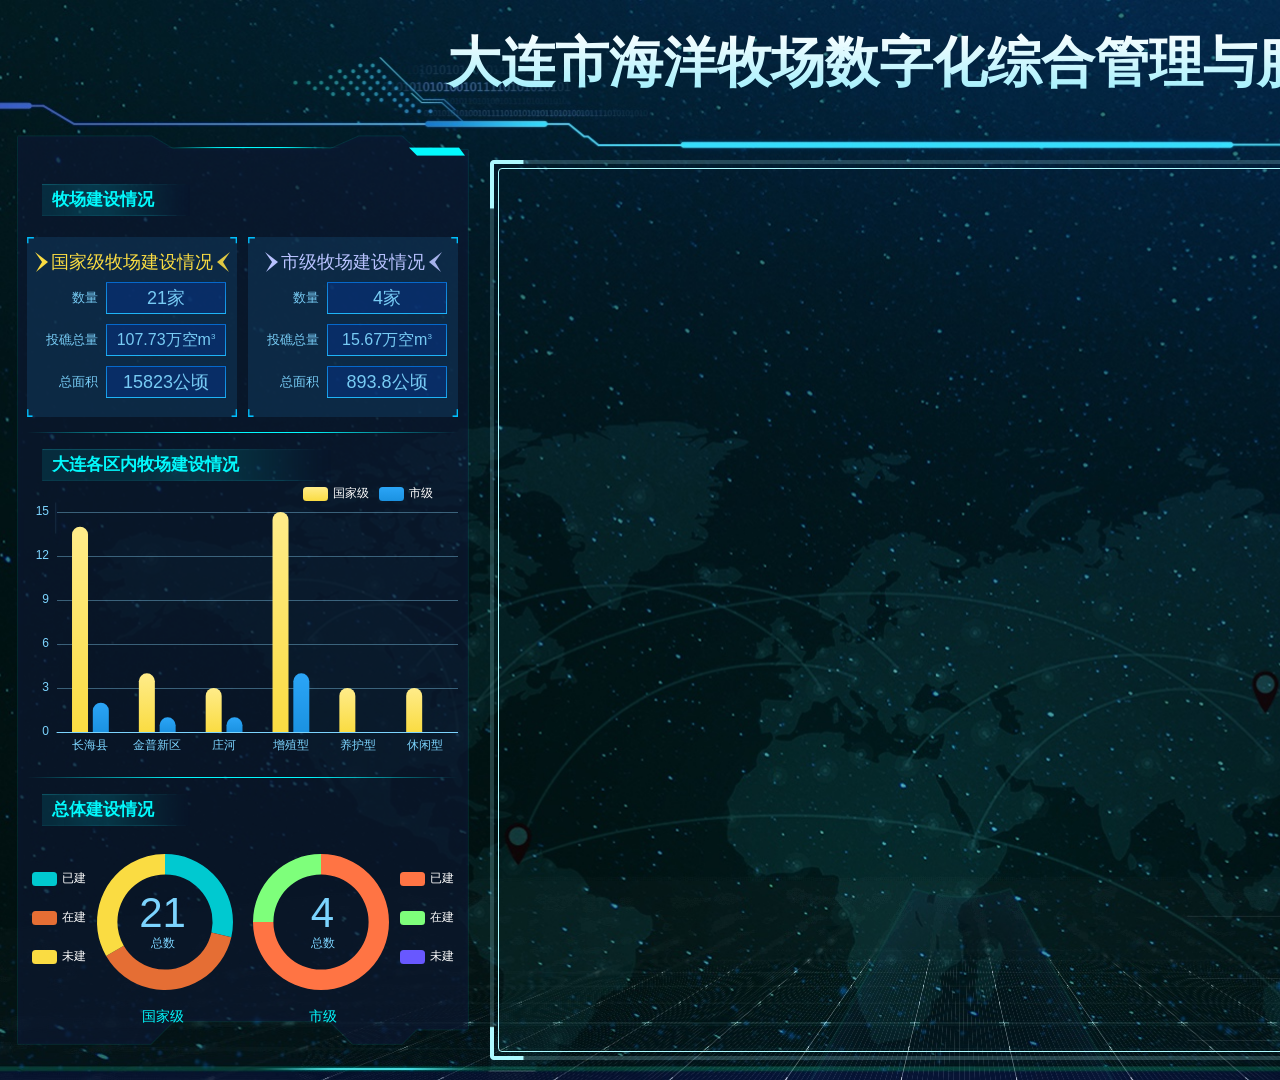
<file: index.html>
<!doctype html>
<html>
<head>
    <meta charset="utf-8">
    <title>海洋牧场</title>

    <script type="text/javascript">


    </script>

</head>

<body>
<iframe src="main.html" border="0" frameborder="0" style="width: 1920px; height: 1080px; position: absolute; top: 0; left: 0; right: 0; bottom: 0;"></iframe>

</body>
</html>
</file>
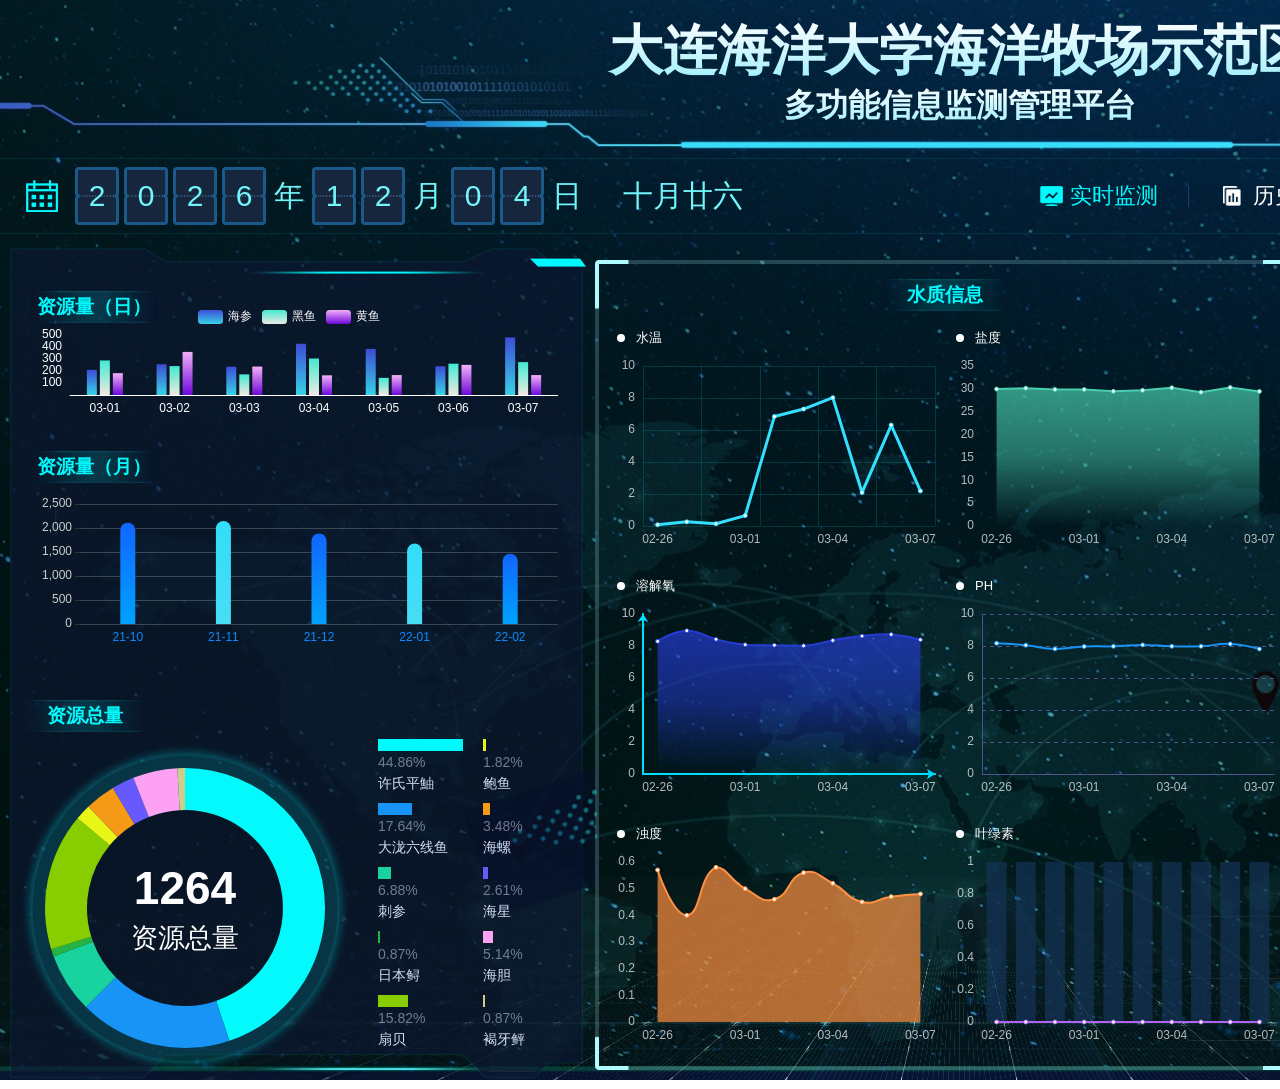
<file: history.html>
<!doctype html>
<html>
<head>


    <meta charset="utf-8">
    <meta name="viewport" content="">
    <meta name="description" content="">


    <title>海洋牧场</title>


    <link href="style/dashboard.css" rel="stylesheet" type="text/css">
    <script type="text/javascript" src="js/screenfull.min.js"></script>
    <script type="text/javascript" src="js/jquery.1.8.2.min.js"></script>
    <script type="text/javascript" src="js/echarts.min.js"></script>
    <script type="text/javascript" src="js/jquery.waypoints.min.js"></script>
    <script type="text/javascript" src="js/jquery.counterup.min.js"></script>
    <script type="text/javascript" src="js/lunar.js"></script>
    <script type="text/javascript" src="js/common.js"></script>

    <script type="text/javascript">
        var BASE_URL = "/";

    </script>
    <link href="style/history.css" rel="stylesheet" type="text/css">

    <style type="text/css">.data .left .power-charts .percent .item {
        height: 44px;
    }

    .data .left .power-charts .percent .item .name {
        line-height: 20px;
    }

    .data .left .power-charts .percent .item .txt {
        line-height: 22px;
    }

    </style>


    <script type="text/javascript">

        /*
        var water = [];
        water[0] = {'temp': 13.082, 'salt':30.747, 'chlor':1.004, 'turb':0.465, 'oxy':6.81, 'ph': 7.94, 'hydrologySpeed':35.33, 'hydrologyDirection':181.82};
        water[1] = {'temp': 12.667, 'salt':30.802, 'chlor':0.966, 'turb':0.465, 'oxy':6.57, 'ph': 7.88, 'hydrologySpeed':32.48, 'hydrologyDirection':224.57};
        water[2] = {'temp': 15.039, 'salt':30.494, 'chlor':0.973, 'turb':0.169, 'oxy':6.56, 'ph': 7.97, 'hydrologySpeed':37.36, 'hydrologyDirection':19.72};
        water[3] = {'temp': 14.669, 'salt':30.557, 'chlor':0.973, 'turb':0.183, 'oxy':6.65, 'ph': 7.96, 'hydrologySpeed':32.91, 'hydrologyDirection':19.9};
        water[4] = {'temp': 14.518, 'salt':29.984, 'chlor':1.02, 'turb':0.197, 'oxy':6.72, 'ph': 8.17, 'hydrologySpeed':33.98, 'hydrologyDirection':297.18};
        water[5] = {'temp': 14.504, 'salt':30.066, 'chlor':0.973, 'turb':0.226, 'oxy':6.89, 'ph': 7.97, 'hydrologySpeed':35.73, 'hydrologyDirection':283.17};
        water[6] = {'temp': 14.346, 'salt':29.978, 'chlor':0.919, 'turb':0.197, 'oxy':6.87, 'ph': 8.16, 'hydrologySpeed':32.49, 'hydrologyDirection':70.44};
        water[7] = {'temp': 14.31, 'salt':30.065, 'chlor':1.081, 'turb':0.31, 'oxy':6.6, 'ph': 7.94, 'hydrologySpeed':38.37, 'hydrologyDirection':121.55};
        water[8] = {'temp': 14.419, 'salt':30.089, 'chlor':1.081, 'turb':0.24, 'oxy':6.7, 'ph': 7.91, 'hydrologySpeed':37.19, 'hydrologyDirection':84.16};
        water[9] = {'temp': 14.391, 'salt':30.071, 'chlor':1.066, 'turb':0.282, 'oxy':6.62, 'ph': 8.16, 'hydrologySpeed':32.59, 'hydrologyDirection':30.83};
        water[10] = {'temp': 14.346, 'salt':30.496, 'chlor':1.058, 'turb':0.155, 'oxy':6.59, 'ph': 8.04, 'hydrologySpeed':35.28, 'hydrologyDirection':207.9};
        water[11] = {'temp': 14.415, 'salt':30.203, 'chlor':1.197, 'turb':0.169, 'oxy':6.76, 'ph': 7.94, 'hydrologySpeed':37, 'hydrologyDirection':359.2};
        water[12] = {'temp': 12.725, 'salt':30.634, 'chlor':0.757, 'turb':0.169, 'oxy':6.65, 'ph': 8.01, 'hydrologySpeed':33.23, 'hydrologyDirection':355.07};
        water[13] = {'temp': 13.296, 'salt':30.521, 'chlor':1.128, 'turb':0.437, 'oxy':6.78, 'ph': 7.87, 'hydrologySpeed':37.59, 'hydrologyDirection':252.55};
        water[14] = {'temp': 12.278, 'salt':30.745, 'chlor':1.877, 'turb':0.381, 'oxy':6.94, 'ph': 8.15, 'hydrologySpeed':38.88, 'hydrologyDirection':348.43};
        water[15] = {'temp': 14.816, 'salt':30.397, 'chlor':1.128, 'turb':0.353, 'oxy':6.72, 'ph': 8.17, 'hydrologySpeed':32.39, 'hydrologyDirection':255.25};
        water[16] = {'temp': 15.482, 'salt':30.267, 'chlor':1.159, 'turb':0.211, 'oxy':6.95, 'ph': 8.11, 'hydrologySpeed':35.01, 'hydrologyDirection':290.13};
        water[17] = {'temp': 14.411, 'salt':29.903, 'chlor':1.638, 'turb':0.296, 'oxy':6.61, 'ph': 8.12, 'hydrologySpeed':35.76, 'hydrologyDirection':113.34};
        water[18] = {'temp': 14.153, 'salt':29.725, 'chlor':1.831, 'turb':0.296, 'oxy':6.59, 'ph': 8.11, 'hydrologySpeed':32.12, 'hydrologyDirection':264.07};
        water[19] = {'temp': 14.437, 'salt':29.876, 'chlor':1.754, 'turb':0.282, 'oxy':6.68, 'ph': 8.04, 'hydrologySpeed':34.75, 'hydrologyDirection':71.77};
        water[20] = {'temp': 14.26, 'salt':29.826, 'chlor':1.661, 'turb':0.268, 'oxy':6.87, 'ph': 7.89, 'hydrologySpeed':35.31, 'hydrologyDirection':48.63};
        water[21] = {'temp': 14.631, 'salt':30.219, 'chlor':1.46, 'turb':0.226, 'oxy':6.67, 'ph': 8.08, 'hydrologySpeed':37.21, 'hydrologyDirection':138.43};
        water[22] = {'temp': 14.378, 'salt':30.257, 'chlor':1.545, 'turb':0.211, 'oxy':6.68, 'ph': 7.88, 'hydrologySpeed':38.83, 'hydrologyDirection':96.53};
        water[23] = {'temp': 14.142, 'salt':30.45, 'chlor':1.491, 'turb':0.31, 'oxy':6.91, 'ph': 8.03, 'hydrologySpeed':36.56, 'hydrologyDirection':325.84};


        for (var i = 0; i < water.length; i++) {
            water[i].temp += 7;
        }
        */

        var data = {

            hours: [],
            dates: [],
            months: [],

            power: [{"name": "许氏平鮋", "value": "567"}, {"name": "大泷六线鱼", "value": "223"}, {
                "name": "刺参",
                "value": "87"
            }, {"name": "日本鲟", "value": "11"}, {"name": "扇贝", "value": "200"}, {
                "name": "鲍鱼",
                "value": "23"
            }, {"name": "海螺", "value": "44"}, {"name": "海星", "value": "33"}, {
                "name": "海胆",
                "value": "65"
            }, {"name": "褐牙鲆", "value": "11"}],
            powerColor: ['#03FAFC', '#1794F5', '#19D39E', '#25B346', '#87CD00', '#E8F517', '#F59A17', '#6859FF', '#fda2f2', '#cdce8d'],
            powerTotal: 1264,
            powerG: [
                ['product', '海参', '黑鱼', '黄鱼']

            ],
            powerCColors: [
                new echarts.graphic.LinearGradient(
                    0, 0, 0, 1,
                    [
                        {offset: 0, color: '#1166FF'},
                        {offset: 1, color: '#00A2FF'}
                    ]
                ),
                new echarts.graphic.LinearGradient(
                    0, 0, 0, 1,
                    [
                        {offset: 0, color: '#33DDF8'},
                        {offset: 1, color: '#47DDF5'}
                    ]
                )
            ],
            powerC: [],

            weatherWData: [],

            waterWData: [],

            weatherTData: [],

            waterTempData: [],
            waterSaltData: [],
            waterOxyData: [],
            waterPhData: [],
            waterTurbData: [],
            waterChlorData: []

        };


        var arrowSize = 18;

        var weatherWChart;
        var weatherTChart;
        var waterWChart;

        function renderArrow(param, api) {
            var point = api.coord([
                api.value(0),
                api.value(1)
            ]);

            return {
                type: 'path',
                shape: {
                    pathData: 'M31 16l-15-15v9h-26v12h26v9z',
                    x: -arrowSize / 2,
                    y: -arrowSize / 2,
                    width: arrowSize,
                    height: arrowSize
                },
                rotation: api.value(2),
                position: point,
                style: api.style({
                    stroke: '#FDEB54',
                    lineWidth: 1
                })
            };
        }


        function getQueryVariable (variable) {
            var query = window.location.search.substring(1);
            var vars = query.split("&");
            for (var i = 0; i < vars.length; i++) {
                var pair = vars[i].split("=");
                if (pair[0] === variable) {
                    return decodeURIComponent(pair[1]);
                }
            }
            return null;
        }
        $(function () {

            var name = getQueryVariable("name");
            if(name == null) {
                name = "大连海洋大学海洋牧场示范区";
            }
            $("#pageName").html(name);
            $("#realtime").attr("href", "realtime.html?name="+name);
            $("#history").attr("href", "history.html?name="+name);
            $("#resource").attr("href", "resource.html?name="+name);
            //data.hours = getHours();

            //data.dates = getLastDates(10);
            // data.months = getLastMonth(10);


            /*
                $.ajax({
                    url:"https://tax.ykwtech.com/v3/weather/hourly_history.json?key=SPpEqrd4lW8RNExK8&location=dalian&language=zh-Hans&unit=c",
                    type:'GET',
                    dataType:"json",
                    data:{},
                    success:function (res) {
                        var his = res.results[0].hourly_history;

                        var hours = [];

                        var hour = new Date().getHours();

                        his.forEach(function (i, idx) {

                            var h = hour - idx - 1;


                            if (h < 0) {
                                h += 24;
                            }

                            h = (h < 10 ? "0" + h : h) + ":00";

                            hours.push(h);


                            var temp = i.temperature;
                            var humi = i.humidity;
                            data.weatherTData.push([
                                h, temp, humi
                            ]);


                            var ws = i.wind_speed;
                            var wd = i.wind_direction_degree;
                            data.weatherWData.push([
                                h, ws, wd
                            ]);


                        });


                        data.weatherTData.reverse();
                        data.weatherWData.reverse();

                        hours.reverse();




                        hours.forEach(function (i) {

                            var idx = parseInt(i.split(":")[0], 10);


                            var s = water[idx].hydrologySpeed;
                            var d = water[idx].hydrologyDirection;
                            data.waterWData.push([
                                i, s, d
                            ]);
                        });



                        var weatherWOptions = {
                            grid: {
                                top: 20,
                                left: 30,
                                right: 10,
                                bottom: 30
                            },
                            xAxis: {
                                type: 'category',
                                data: hours,
                                splitLine: {
                                    show:true,
                                    lineStyle: {
                                        color: '#0DFFFE',
                                        opacity: 0.15
                                    }
                                },
                                axisLine: {
                                    show: false
                                },
                                axisTick: {
                                    show: false
                                },
                                axisLabel: {
                                        color: 'rgba(255,255,255,0.7)'
                                }
                            },
                            yAxis: {
                                nameLocation: 'middle',
                                axisLine: {
                                    show:false
                                },
                                splitLine: {
                                    show:true,
                                    lineStyle: {
                                        color: '#0DFFFE',
                                        opacity: 0.15
                                    }
                                },
                                axisTick: {
                                    show: false
                                },
                                axisLabel: {
                                        color: 'rgba(255,255,255,0.7)'
                                }
                            },
                            series: [{
                                type: 'line',
                                showSymbol: false,
                                hoverAnimation: false,
                                symbolSize: 10,
                                smooth: true,
                                areaStyle: {
                                    color: {
                                        type: 'linear',
                                        x: 0,
                                        y: 0,
                                        x2: 0,
                                        y2: 1,
                                        colorStops: [{
                                            offset: 0, color: 'rgba(160, 255, 254, 1)'
                                        }, {
                                            offset: 0.5, color: 'rgba(160, 255, 254, 0.7)'
                                        }, {
                                            offset: 1, color: 'rgba(160, 255, 254, 0)'
                                        }]
                                    }
                                },
                                lineStyle: {
                                    normal: {
                                        color: '#2CE279'
                                    }
                                },
                                itemStyle: {
                                    normal: {
                                        color: 'rgba(88,160,253,1)'
                                    }
                                },
                                encode: {
                                    x: 0,
                                    y: 1
                                },
                                data: data.weatherWData,
                                z: 2
                            }, {
                                type: 'custom',
                                renderItem: renderArrow,
                                encode: {
                                    x: 0,
                                    y: 1
                                },
                                data: data.weatherWData,
                                z: 10
                            }]
                        };

                        weatherWChart.setOption(weatherWOptions);



                        var weatherTOptions = {
                            grid: {
                                top: 40,
                                left: 30,
                                right: 30,
                                bottom: 30
                            },
                            legend: {
                                textStyle: {

                                    color: '#FFFFFF'
                                },
                                data:['温度', '湿度']
                            },
                            xAxis: [
                                {
                                    type: 'category',
                                    boundaryGap: true,
                                    splitLine: {
                                        show:true,
                                        lineStyle: {
                                            color: '#0DFFFE',
                                            opacity: 0.15
                                        }
                                    },
                                    axisLine: {
                                        onZero: false,
                                        show: false
                                    },
                                    axisTick: {
                                        show: false
                                    },
                                    axisLabel: {
                                        color: 'rgba(255,255,255,0.7)'
                                    },
                                    data: hours
                                }
                            ],
                            yAxis: [
                                {
                                    type: 'value',
                                    axisLine: {
                                        show:false
                                    },
                                    splitLine: {
                                        show:true,
                                        lineStyle: {
                                            color: '#0DFFFE',
                                            opacity: 0.15
                                        }
                                    },
                                    axisTick: {
                                        show: false
                                    },
                                    axisLabel: {
                                        color: 'rgba(255,255,255,0.7)'
                                    }
                                },
                                {
                                    type: 'value',
                                    axisLine: {
                                        show:false
                                    },
                                    splitLine: {
                                        show:true,
                                        lineStyle: {
                                            color: '#0DFFFE',
                                            opacity: 0.15
                                        }
                                    },
                                    axisTick: {
                                        show: false
                                    },
                                    axisLabel: {
                                        color: 'rgba(255,255,255,0.7)'
                                    }
                                }
                            ],
                            series: [
                                {
                                    name: '温度',
                                    type: 'line',
                                    smooth: true,
                                    areaStyle: {
                                        color: {
                                            type: 'linear',
                                            x: 0,
                                            y: 0,
                                            x2: 0,
                                            y2: 1,
                                            colorStops: [{
                                                offset: 0, color: 'rgba(183,214,37, 1)'
                                            }, {
                                                offset: 0.5, color: 'rgba(183,214,37, 0.7)'
                                            }, {
                                                offset: 1, color: 'rgba(183,214,37, 0)'
                                            }]
                                        },
                                        origin: 'start'
                                    },
                                    lineStyle: {
                                        normal: {
                                            width: 3,
                                            color: '#FDEB54'
                                        }
                                    },
                                    itemStyle: {
                                        normal: {
                                            color: '#FDEB54'
                                        }
                                    },
                                    encode: {
                                        x: 0,
                                        y: 1
                                    },
                                    data: data.weatherTData
                                },
                                {
                                    name: '湿度',
                                    type: 'bar',
                                    yAxisIndex: 1,
                                    barWidth: 10,
                                    itemStyle: {
                                        color: '#4DFFAD'
                                    },
                                    encode: {
                                        x: 0,
                                        y: 2
                                    },
                                    data: data.weatherTData
                                }
                            ]
                        };


                        weatherTChart.setOption(weatherTOptions);



                        var waterWOptions = {
                            grid: {
                                top: 20,
                                left: 30,
                                right: 10,
                                bottom: 30
                            },
                            xAxis: {
                                type: 'category',
                                data: hours,
                                splitLine: {
                                    show:true,
                                    lineStyle: {
                                        color: '#0DFFFE',
                                        opacity: 0.15
                                    }
                                },
                                axisLine: {
                                    show: false
                                },
                                axisTick: {
                                    show: false
                                },
                                axisLabel: {
                                        color: 'rgba(255,255,255,0.7)'
                                }
                            },
                            yAxis: {
                                nameLocation: 'middle',
                                axisLine: {
                                    show:false
                                },
                                splitLine: {
                                    show:true,
                                    lineStyle: {
                                        color: '#0DFFFE',
                                        opacity: 0.15
                                    }
                                },
                                axisTick: {
                                    show: false
                                },
                                axisLabel: {
                                        color: 'rgba(255,255,255,0.7)'
                                }
                            },
                            series: [{
                                type: 'line',
                                showSymbol: false,
                                hoverAnimation: false,
                                symbolSize: 10,
                                smooth: true,
                                areaStyle: {
                                    color: {
                                        type: 'linear',
                                        x: 0,
                                        y: 0,
                                        x2: 0,
                                        y2: 1,
                                        colorStops: [{
                                            offset: 0, color: 'rgba(50, 183, 233, 1)'
                                        }, {
                                            offset: 0.5, color: 'rgba(50, 183, 233, 0.7)'
                                        }, {
                                            offset: 1, color: 'rgba(50, 183, 233, 0)'
                                        }],
                                        origin: 'start'
                                    }
                                },
                                lineStyle: {
                                    normal: {
                                        color: '#32B7E9'
                                    }
                                },
                                itemStyle: {
                                    normal: {
                                        color: '#32B7E9'
                                    }
                                },
                                encode: {
                                    x: 0,
                                    y: 1
                                },
                                data: data.waterWData,
                                z: 2
                            }, {
                                type: 'custom',
                                renderItem: renderArrow,
                                encode: {
                                    x: 0,
                                    y: 1
                                },
                                data: data.waterWData,
                                z: 10
                            }]
                        };

                        waterWChart.setOption(waterWOptions);


                    },
                    error:function () {

                    }
                });
            */


            weatherWChart = echarts.init(document.getElementById('weather_w'));


            waterWChart = echarts.init(document.getElementById('water_w'));


            weatherTChart = echarts.init(document.getElementById('weather_t'));


            var airHours = [];
            var h;

            h = 0;
            h = (h < 10 ? "0" + h : h) + ":00";
            data.weatherTData.push([
                h, 2, 69
            ]);
            data.weatherWData.push([
                h, 56.38, 309.45
            ]);
            airHours.push(h);

            h = 1;
            h = (h < 10 ? "0" + h : h) + ":00";
            data.weatherTData.push([
                h, 2, 69
            ]);
            data.weatherWData.push([
                h, 57.28, 346.32
            ]);
            airHours.push(h);

            h = 2;
            h = (h < 10 ? "0" + h : h) + ":00";
            data.weatherTData.push([
                h, 2, 70
            ]);
            data.weatherWData.push([
                h, 79.15, 303.8
            ]);
            airHours.push(h);

            h = 3;
            h = (h < 10 ? "0" + h : h) + ":00";
            data.weatherTData.push([
                h, 3, 72
            ]);
            data.weatherWData.push([
                h, 55.42, 57.86
            ]);
            airHours.push(h);

            h = 4;
            h = (h < 10 ? "0" + h : h) + ":00";
            data.weatherTData.push([
                h, 3, 74
            ]);
            data.weatherWData.push([
                h, 95.77, 223.23
            ]);
            airHours.push(h);

            h = 5;
            h = (h < 10 ? "0" + h : h) + ":00";
            data.weatherTData.push([
                h, 3, 76
            ]);
            data.weatherWData.push([
                h, 39.3, 158.52
            ]);
            airHours.push(h);

            h = 6;
            h = (h < 10 ? "0" + h : h) + ":00";
            data.weatherTData.push([
                h, 4, 75
            ]);
            data.weatherWData.push([
                h, 102.96, 110.58
            ]);
            airHours.push(h);

            h = 7;
            h = (h < 10 ? "0" + h : h) + ":00";
            data.weatherTData.push([
                h, 5, 74
            ]);
            data.weatherWData.push([
                h, 32.43, 279.94
            ]);
            airHours.push(h);

            h = 8;
            h = (h < 10 ? "0" + h : h) + ":00";
            data.weatherTData.push([
                h, 5, 74
            ]);
            data.weatherWData.push([
                h, 90.08, 228.58
            ]);
            airHours.push(h);

            h = 9;
            h = (h < 10 ? "0" + h : h) + ":00";
            data.weatherTData.push([
                h, 7, 69
            ]);
            data.weatherWData.push([
                h, 54.25, 178.78
            ]);
            airHours.push(h);

            h = 10;
            h = (h < 10 ? "0" + h : h) + ":00";
            data.weatherTData.push([
                h, 8, 64
            ]);
            data.weatherWData.push([
                h, 55.44, 78.78
            ]);
            airHours.push(h);

            h = 11;
            h = (h < 10 ? "0" + h : h) + ":00";
            data.weatherTData.push([
                h, 9, 58
            ]);
            data.weatherWData.push([
                h, 44.58, 225.72
            ]);
            airHours.push(h);

            h = 12;
            h = (h < 10 ? "0" + h : h) + ":00";
            data.weatherTData.push([
                h, 9, 57
            ]);
            data.weatherWData.push([
                h, 66.48, 167.83
            ]);
            airHours.push(h);

            h = 13;
            h = (h < 10 ? "0" + h : h) + ":00";
            data.weatherTData.push([
                h, 9, 55
            ]);
            data.weatherWData.push([
                h, 40.44, 165.71
            ]);
            airHours.push(h);

            h = 14;
            h = (h < 10 ? "0" + h : h) + ":00";
            data.weatherTData.push([
                h, 9, 53
            ]);
            data.weatherWData.push([
                h, 53.55, 220.44
            ]);
            airHours.push(h);

            h = 15;
            h = (h < 10 ? "0" + h : h) + ":00";
            data.weatherTData.push([
                h, 8, 53
            ]);
            data.weatherWData.push([
                h, 95.68, 307.28
            ]);
            airHours.push(h);

            h = 16;
            h = (h < 10 ? "0" + h : h) + ":00";
            data.weatherTData.push([
                h, 8, 52
            ]);
            data.weatherWData.push([
                h, 41.01, 98.8
            ]);
            airHours.push(h);

            h = 17;
            h = (h < 10 ? "0" + h : h) + ":00";
            data.weatherTData.push([
                h, 7, 52
            ]);
            data.weatherWData.push([
                h, 44.33, 207.18
            ]);
            airHours.push(h);

            h = 18;
            h = (h < 10 ? "0" + h : h) + ":00";
            data.weatherTData.push([
                h, 6, 49
            ]);
            data.weatherWData.push([
                h, 80.97, 98.41
            ]);
            airHours.push(h);

            h = 19;
            h = (h < 10 ? "0" + h : h) + ":00";
            data.weatherTData.push([
                h, 5, 46
            ]);
            data.weatherWData.push([
                h, 99.86, 78.92
            ]);
            airHours.push(h);

            h = 20;
            h = (h < 10 ? "0" + h : h) + ":00";
            data.weatherTData.push([
                h, 4, 43
            ]);
            data.weatherWData.push([
                h, 113.92, 334.52
            ]);
            airHours.push(h);

            h = 21;
            h = (h < 10 ? "0" + h : h) + ":00";
            data.weatherTData.push([
                h, 4, 48
            ]);
            data.weatherWData.push([
                h, 38.12, 208.74
            ]);
            airHours.push(h);

            h = 22;
            h = (h < 10 ? "0" + h : h) + ":00";
            data.weatherTData.push([
                h, 3, 53
            ]);
            data.weatherWData.push([
                h, 113.01, 119.95
            ]);
            airHours.push(h);

            h = 23;
            h = (h < 10 ? "0" + h : h) + ":00";
            data.weatherTData.push([
                h, 3, 58
            ]);
            data.weatherWData.push([
                h, 52.58, 40.76
            ]);
            airHours.push(h);


            var currentsHours = [];

            h = 0;
            h = (h < 10 ? "0" + h : h) + ":00";
            data.waterWData.push([
                h, 86.19, 230.67
            ]);
            currentsHours.push(h);

            h = 1;
            h = (h < 10 ? "0" + h : h) + ":00";
            data.waterWData.push([
                h, 36.91, 345.68
            ]);
            currentsHours.push(h);

            h = 2;
            h = (h < 10 ? "0" + h : h) + ":00";
            data.waterWData.push([
                h, 85.31, 118.75
            ]);
            currentsHours.push(h);

            h = 3;
            h = (h < 10 ? "0" + h : h) + ":00";
            data.waterWData.push([
                h, 49.95, 286.67
            ]);
            currentsHours.push(h);

            h = 4;
            h = (h < 10 ? "0" + h : h) + ":00";
            data.waterWData.push([
                h, 84.83, 69.06
            ]);
            currentsHours.push(h);

            h = 5;
            h = (h < 10 ? "0" + h : h) + ":00";
            data.waterWData.push([
                h, 57.09, 7.36
            ]);
            currentsHours.push(h);

            h = 6;
            h = (h < 10 ? "0" + h : h) + ":00";
            data.waterWData.push([
                h, 94.94, 306.41
            ]);
            currentsHours.push(h);

            h = 7;
            h = (h < 10 ? "0" + h : h) + ":00";
            data.waterWData.push([
                h, 62.44, 331.36
            ]);
            currentsHours.push(h);

            h = 8;
            h = (h < 10 ? "0" + h : h) + ":00";
            data.waterWData.push([
                h, 60.89, 286.37
            ]);
            currentsHours.push(h);

            h = 9;
            h = (h < 10 ? "0" + h : h) + ":00";
            data.waterWData.push([
                h, 30.09, 288.57
            ]);
            currentsHours.push(h);

            h = 10;
            h = (h < 10 ? "0" + h : h) + ":00";
            data.waterWData.push([
                h, 36.75, 133.57
            ]);
            currentsHours.push(h);

            h = 11;
            h = (h < 10 ? "0" + h : h) + ":00";
            data.waterWData.push([
                h, 73.11, 299.26
            ]);
            currentsHours.push(h);

            h = 12;
            h = (h < 10 ? "0" + h : h) + ":00";
            data.waterWData.push([
                h, 107.1, 33.69
            ]);
            currentsHours.push(h);

            h = 13;
            h = (h < 10 ? "0" + h : h) + ":00";
            data.waterWData.push([
                h, 106.33, 49.38
            ]);
            currentsHours.push(h);

            h = 14;
            h = (h < 10 ? "0" + h : h) + ":00";
            data.waterWData.push([
                h, 106.21, 114.42
            ]);
            currentsHours.push(h);

            h = 15;
            h = (h < 10 ? "0" + h : h) + ":00";
            data.waterWData.push([
                h, 99.88, 162.52
            ]);
            currentsHours.push(h);

            h = 16;
            h = (h < 10 ? "0" + h : h) + ":00";
            data.waterWData.push([
                h, 68.62, 52.27
            ]);
            currentsHours.push(h);

            h = 17;
            h = (h < 10 ? "0" + h : h) + ":00";
            data.waterWData.push([
                h, 95.64, 40.59
            ]);
            currentsHours.push(h);

            h = 18;
            h = (h < 10 ? "0" + h : h) + ":00";
            data.waterWData.push([
                h, 68.16, 188.36
            ]);
            currentsHours.push(h);

            h = 19;
            h = (h < 10 ? "0" + h : h) + ":00";
            data.waterWData.push([
                h, 70.1, 1.66
            ]);
            currentsHours.push(h);

            h = 20;
            h = (h < 10 ? "0" + h : h) + ":00";
            data.waterWData.push([
                h, 117.37, 71.47
            ]);
            currentsHours.push(h);

            h = 21;
            h = (h < 10 ? "0" + h : h) + ":00";
            data.waterWData.push([
                h, 114.46, 79.05
            ]);
            currentsHours.push(h);

            h = 22;
            h = (h < 10 ? "0" + h : h) + ":00";
            data.waterWData.push([
                h, 30.2, 50.05
            ]);
            currentsHours.push(h);

            h = 23;
            h = (h < 10 ? "0" + h : h) + ":00";
            data.waterWData.push([
                h, 109.67, 162.31
            ]);
            currentsHours.push(h);


            var weatherWOptions = {
                grid: {
                    top: 20,
                    left: 30,
                    right: 10,
                    bottom: 30
                },
                xAxis: {
                    type: 'category',
                    data: airHours,
                    splitLine: {
                        show: true,
                        lineStyle: {
                            color: '#0DFFFE',
                            opacity: 0.15
                        }
                    },
                    axisLine: {
                        show: false
                    },
                    axisTick: {
                        show: false
                    },
                    axisLabel: {
                        color: 'rgba(255,255,255,0.7)'
                    }
                },
                yAxis: {
                    nameLocation: 'middle',
                    axisLine: {
                        show: false
                    },
                    splitLine: {
                        show: true,
                        lineStyle: {
                            color: '#0DFFFE',
                            opacity: 0.15
                        }
                    },
                    axisTick: {
                        show: false
                    },
                    axisLabel: {
                        color: 'rgba(255,255,255,0.7)'
                    }
                },
                series: [{
                    type: 'line',
                    showSymbol: false,
                    hoverAnimation: false,
                    symbolSize: 10,
                    smooth: true,
                    areaStyle: {
                        color: {
                            type: 'linear',
                            x: 0,
                            y: 0,
                            x2: 0,
                            y2: 1,
                            colorStops: [{
                                offset: 0, color: 'rgba(160, 255, 254, 1)'
                            }, {
                                offset: 0.5, color: 'rgba(160, 255, 254, 0.7)'
                            }, {
                                offset: 1, color: 'rgba(160, 255, 254, 0)'
                            }]
                        }
                    },
                    lineStyle: {
                        normal: {
                            color: '#2CE279'
                        }
                    },
                    itemStyle: {
                        normal: {
                            color: 'rgba(88,160,253,1)'
                        }
                    },
                    encode: {
                        x: 0,
                        y: 1
                    },
                    data: data.weatherWData,
                    z: 2
                }, {
                    type: 'custom',
                    renderItem: renderArrow,
                    encode: {
                        x: 0,
                        y: 1
                    },
                    data: data.weatherWData,
                    z: 10
                }]
            };

            weatherWChart.setOption(weatherWOptions);


            var weatherTOptions = {
                grid: {
                    top: 40,
                    left: 30,
                    right: 30,
                    bottom: 30
                },
                legend: {
                    textStyle: {

                        color: '#FFFFFF'
                    },
                    data: ['温度', '湿度']
                },
                xAxis: [
                    {
                        type: 'category',
                        boundaryGap: true,
                        splitLine: {
                            show: true,
                            lineStyle: {
                                color: '#0DFFFE',
                                opacity: 0.15
                            }
                        },
                        axisLine: {
                            onZero: false,
                            show: false
                        },
                        axisTick: {
                            show: false
                        },
                        axisLabel: {
                            color: 'rgba(255,255,255,0.7)'
                        },
                        data: airHours
                    }
                ],
                yAxis: [
                    {
                        type: 'value',
                        axisLine: {
                            show: false
                        },
                        splitLine: {
                            show: true,
                            lineStyle: {
                                color: '#0DFFFE',
                                opacity: 0.15
                            }
                        },
                        axisTick: {
                            show: false
                        },
                        axisLabel: {
                            color: 'rgba(255,255,255,0.7)'
                        }
                    },
                    {
                        type: 'value',
                        axisLine: {
                            show: false
                        },
                        splitLine: {
                            show: true,
                            lineStyle: {
                                color: '#0DFFFE',
                                opacity: 0.15
                            }
                        },
                        axisTick: {
                            show: false
                        },
                        axisLabel: {
                            color: 'rgba(255,255,255,0.7)'
                        }
                    }
                ],
                series: [
                    {
                        name: '温度',
                        type: 'line',
                        smooth: true,
                        areaStyle: {
                            color: {
                                type: 'linear',
                                x: 0,
                                y: 0,
                                x2: 0,
                                y2: 1,
                                colorStops: [{
                                    offset: 0, color: 'rgba(183,214,37, 1)'
                                }, {
                                    offset: 0.5, color: 'rgba(183,214,37, 0.7)'
                                }, {
                                    offset: 1, color: 'rgba(183,214,37, 0)'
                                }]
                            },
                            origin: 'start'
                        },
                        lineStyle: {
                            normal: {
                                width: 3,
                                color: '#FDEB54'
                            }
                        },
                        itemStyle: {
                            normal: {
                                color: '#FDEB54'
                            }
                        },
                        encode: {
                            x: 0,
                            y: 1
                        },
                        data: data.weatherTData
                    },
                    {
                        name: '湿度',
                        type: 'bar',
                        yAxisIndex: 1,
                        barWidth: 10,
                        itemStyle: {
                            color: '#4DFFAD'
                        },
                        encode: {
                            x: 0,
                            y: 2
                        },
                        data: data.weatherTData
                    }
                ]
            };


            weatherTChart.setOption(weatherTOptions);


            var waterWOptions = {
                grid: {
                    top: 20,
                    left: 30,
                    right: 10,
                    bottom: 30
                },
                xAxis: {
                    type: 'category',
                    data: currentsHours,
                    splitLine: {
                        show: true,
                        lineStyle: {
                            color: '#0DFFFE',
                            opacity: 0.15
                        }
                    },
                    axisLine: {
                        show: false
                    },
                    axisTick: {
                        show: false
                    },
                    axisLabel: {
                        color: 'rgba(255,255,255,0.7)'
                    }
                },
                yAxis: {
                    nameLocation: 'middle',
                    axisLine: {
                        show: false
                    },
                    splitLine: {
                        show: true,
                        lineStyle: {
                            color: '#0DFFFE',
                            opacity: 0.15
                        }
                    },
                    axisTick: {
                        show: false
                    },
                    axisLabel: {
                        color: 'rgba(255,255,255,0.7)'
                    }
                },
                series: [{
                    type: 'line',
                    showSymbol: false,
                    hoverAnimation: false,
                    symbolSize: 10,
                    smooth: true,
                    areaStyle: {
                        color: {
                            type: 'linear',
                            x: 0,
                            y: 0,
                            x2: 0,
                            y2: 1,
                            colorStops: [{
                                offset: 0, color: 'rgba(50, 183, 233, 1)'
                            }, {
                                offset: 0.5, color: 'rgba(50, 183, 233, 0.7)'
                            }, {
                                offset: 1, color: 'rgba(50, 183, 233, 0)'
                            }],
                            origin: 'start'
                        }
                    },
                    lineStyle: {
                        normal: {
                            color: '#32B7E9'
                        }
                    },
                    itemStyle: {
                        normal: {
                            color: '#32B7E9'
                        }
                    },
                    encode: {
                        x: 0,
                        y: 1
                    },
                    data: data.waterWData,
                    z: 2
                }, {
                    type: 'custom',
                    renderItem: renderArrow,
                    encode: {
                        x: 0,
                        y: 1
                    },
                    data: data.waterWData,
                    z: 10
                }]
            };

            waterWChart.setOption(waterWOptions);


            /*
                var powerGDate = getLastDates(7);

                var p1 = ["5", "0", "6", "7", "5", "3", "1"];
                var p2 = ["29", "12", "34", "15", "11", "9", "14"];
                var p22 = ["24", "6", "17", "25", "15", "13", "12"];

                powerGDate.forEach(function (i, idx) {
                    data.powerG.push([
                        i,
                        parseInt(p1[idx]),
                        parseInt(p2[idx]),
                        parseInt(p22[idx])
                    ]);
                });
                */


            data.powerG.push([
                '03-01',
                210,
                288,
                182
            ]);

            data.powerG.push([
                '03-02',
                256,
                241,
                359
            ]);

            data.powerG.push([
                '03-03',
                236,
                172,
                237
            ]);

            data.powerG.push([
                '03-04',
                427,
                304,
                164
            ]);

            data.powerG.push([
                '03-05',
                384,
                143,
                166
            ]);

            data.powerG.push([
                '03-06',
                240,
                261,
                251
            ]);

            data.powerG.push([
                '03-07',
                480,
                274,
                166
            ]);


            //var p3 = ["854", "735", "628", "916", "989", "1106", "1207", "1378", "1180", "1094"];

            var resMonthDates = [];

            data.powerC.push({
                value: 2111,
                itemStyle: {
                    color: data.powerCColors[0]
                }
            });
            resMonthDates.push('21-10');

            data.powerC.push({
                value: 2144,
                itemStyle: {
                    color: data.powerCColors[1]
                }
            });
            resMonthDates.push('21-11');

            data.powerC.push({
                value: 1888,
                itemStyle: {
                    color: data.powerCColors[0]
                }
            });
            resMonthDates.push('21-12');

            data.powerC.push({
                value: 1677,
                itemStyle: {
                    color: data.powerCColors[1]
                }
            });
            resMonthDates.push('22-01');

            data.powerC.push({
                value: 1466,
                itemStyle: {
                    color: data.powerCColors[0]
                }
            });
            resMonthDates.push('22-02');


            var waterDates = [];


            waterDates.push('02-26');
            data.waterTempData.push(0.08);

            data.waterSaltData.push(29.95);

            data.waterOxyData.push(8.29);

            data.waterPhData.push(8.17);

            data.waterTurbData.push(0.57);

            data.waterChlorData.push(0);


            waterDates.push('02-27');
            data.waterTempData.push(0.26);

            data.waterSaltData.push(30.15);

            data.waterOxyData.push(8.96);

            data.waterPhData.push(8.05);

            data.waterTurbData.push(0.4);

            data.waterChlorData.push(0);


            waterDates.push('02-28');
            data.waterTempData.push(0.14);

            data.waterSaltData.push(29.85);

            data.waterOxyData.push(8.42);

            data.waterPhData.push(7.82);

            data.waterTurbData.push(0.58);

            data.waterChlorData.push(0);


            waterDates.push('03-01');
            data.waterTempData.push(0.65);

            data.waterSaltData.push(29.86);

            data.waterOxyData.push(8.08);

            data.waterPhData.push(7.97);

            data.waterTurbData.push(0.5);

            data.waterChlorData.push(0);


            waterDates.push('03-02');
            data.waterTempData.push(6.84);

            data.waterSaltData.push(29.46);

            data.waterOxyData.push(8.05);

            data.waterPhData.push(7.98);

            data.waterTurbData.push(0.46);

            data.waterChlorData.push(0);


            waterDates.push('03-03');
            data.waterTempData.push(7.31);

            data.waterSaltData.push(29.67);

            data.waterOxyData.push(8.01);

            data.waterPhData.push(8.07);

            data.waterTurbData.push(0.56);

            data.waterChlorData.push(0);


            waterDates.push('03-04');
            data.waterTempData.push(8.02);

            data.waterSaltData.push(30.23);

            data.waterOxyData.push(8.35);

            data.waterPhData.push(7.98);

            data.waterTurbData.push(0.52);

            data.waterChlorData.push(0);


            waterDates.push('03-05');
            data.waterTempData.push(2.09);

            data.waterSaltData.push(29.27);

            data.waterOxyData.push(8.62);

            data.waterPhData.push(7.98);

            data.waterTurbData.push(0.45);

            data.waterChlorData.push(0);


            waterDates.push('03-06');
            data.waterTempData.push(6.31);

            data.waterSaltData.push(30.3);

            data.waterOxyData.push(8.72);

            data.waterPhData.push(8.13);

            data.waterTurbData.push(0.47);

            data.waterChlorData.push(0);


            waterDates.push('03-07');
            data.waterTempData.push(2.19);

            data.waterSaltData.push(29.44);

            data.waterOxyData.push(8.39);

            data.waterPhData.push(7.81);

            data.waterTurbData.push(0.48);

            data.waterChlorData.push(0);


            /*
            data.dates.forEach(function (i, index) {
                data.powerC.push({
                    value: p3[index],
                    itemStyle: {
                        color: data.powerCColors[index % 2]
                    }
                });


                var temp = water[index + 7].temp;
                data.waterTempData.push(temp);

                var salt = water[index + 7].salt;
                data.waterSaltData.push(salt);

                var oxy = water[index + 7].oxy;
                data.waterOxyData.push(oxy);

                var ph = water[index + 7].ph;
                data.waterPhData.push(ph);

                var turb = water[index + 7].turb;
                data.waterTurbData.push(turb);

                var chlor = water[index + 7].chlor;
                data.waterChlorData.push(chlor);

            });

                */


            var powerPieChart = echarts.init(document.getElementById('power_pie_chart'));


            var powerPieOptions = {
                tooltip: {
                    trigger: 'item',
                    formatter: '{a} <br/>{b}: {c} ({d}%)'
                },
                series: [
                    {
                        name: '资源总量',
                        type: 'pie',
                        radius: ['70%', '100%'],
                        label: {
                            show: false
                        },
                        hoverAnimation: false,
                        color: data.powerColor,
                        data: data.power
                    }
                ]
            };

            powerPieChart.setOption(powerPieOptions);

            var total = 0;
            data.power.forEach(function (i) {
                total += parseFloat(i.value);
            });

            $("#power_total").text(data.powerTotal);

            for (var i = 0; i < data.power.length; i++) {
                /*

                            <div class="item">
                                <div class="progress-bar">
                                    <div class="progress"></div>
                                </div>
                                <div class="txt"></div>
                                <div class="name">通信设备</div>
                            </div>
                */
                var color = data.powerColor[i];
                var item = data.power[i];
                var percent = parseFloat(item.value / total * 100).toFixed(2);


                var el = $('<div class="item">');

                var pbar = $('<div class="progress-bar">');
                el.append(pbar);

                var pro = $('<div class="progress">')
                pro.css("width", percent * 2 + "%");
                pro.css("background", color);
                pbar.append(pro);

                el.append('<div class="txt">' + percent + '%</div>');
                el.append('<div class="name">' + item.name + '</div>');

                $(".power-charts .percent").append(el);
            }


            var powerGChart = echarts.init(document.getElementById('power_g'));


            var powerGOptions = {
                legend: {
                    textStyle: {
                        color: '#FFFFFF'
                    }
                },
                grid: {
                    top: 30,
                    left: 50,
                    right: 0,
                    bottom: 30
                },
                tooltip: {},
                dataset: {
                    source: data.powerG
                },
                xAxis: {
                    type: 'category',
                    axisLine: {
                        lineStyle: {
                            color: '#FFFFFF'
                        }
                    },
                    axisTick: {
                        show: false
                    }
                },
                yAxis: {
                    axisLabel: {
                        color: '#FFFFFF'
                    },
                    splitLine: {
                        show: false
                    },
                    axisLine: {
                        show: false
                    },
                    axisTick: {
                        show: false
                    }
                },


                series: [
                    {
                        type: 'bar',
                        barWidth: 10,
                        itemStyle: {
                            color: new echarts.graphic.LinearGradient(
                                0, 0, 0, 1,
                                [
                                    {offset: 0, color: '#3C4DD7'},
                                    {offset: 1, color: '#38D2E6'}
                                ]
                            )
                        }

                    },
                    {
                        type: 'bar',
                        barWidth: 10,
                        itemStyle: {
                            color: new echarts.graphic.LinearGradient(
                                0, 0, 0, 1,
                                [
                                    {offset: 0, color: '#42EAD1'},
                                    {offset: 1, color: '#EFE9E3'}
                                ]
                            )
                        }

                    },
                    {
                        type: 'bar',
                        barWidth: 10,
                        itemStyle: {
                            color: new echarts.graphic.LinearGradient(
                                0, 0, 0, 1,
                                [
                                    {offset: 0, color: '#F2B0F9'},
                                    {offset: 1, color: '#6E08D9'}
                                ]
                            )
                        }

                    }
                ]
            };

            powerGChart.setOption(powerGOptions);


            var powerCChart = echarts.init(document.getElementById('power_c'));

            var powerCOptions = {
                grid: {
                    top: 20,
                    left: 50,
                    right: 30,
                    bottom: 30
                },
                xAxis: {
                    type: 'category',
                    axisLine: {
                        lineStyle: {
                            color: '#FFFFFF',
                            opacity: 0
                        }
                    },
                    axisLabel: {
                        color: '#0E8BFF'
                    },
                    axisTick: {
                        show: false
                    },
                    data: resMonthDates//data.months
                },
                yAxis: {
                    type: 'value',
                    axisLabel: {
                        color: '#CCCCCC'
                    },
                    axisLine: {
                        show: false
                    },
                    splitLine: {
                        lineStyle: {
                            color: '#FFFFFF',
                            opacity: 0.2
                        }
                    }
                },
                series: [
                    {
                        type: 'bar',
                        data: data.powerC,
                        barWidth: 15,
                        itemStyle: {
                            barBorderRadius: [10, 10, 0, 0]
                        }
                    }
                ]
            };

            powerCChart.setOption(powerCOptions);


            var waterTempChart = echarts.init(document.getElementById('water_temp'));


            var waterTempOptions = {
                grid: {
                    top: 20,
                    left: 30,
                    right: 3,
                    bottom: 30
                },
                xAxis: [
                    {
                        type: 'category',
                        boundaryGap: true,
                        splitLine: {
                            show: true,
                            interval: 1,
                            lineStyle: {
                                color: '#0DFFFE',
                                opacity: 0.15
                            }
                        },
                        axisLine: {
                            onZero: false,
                            show: false
                        },
                        axisTick: {
                            show: false
                        },
                        axisLabel: {
                            interval: 2,
                            color: 'rgba(255,255,255,0.7)'
                        },
                        data: waterDates
                    }
                ],
                yAxis: [
                    {
                        type: 'value',
                        axisLine: {
                            show: false
                        },
                        splitLine: {
                            show: true,
                            lineStyle: {
                                color: '#0DFFFE',
                                opacity: 0.15
                            }
                        },
                        axisTick: {
                            show: false
                        },
                        axisLabel: {
                            color: 'rgba(255,255,255,0.7)'
                        }
                    }
                ],
                series: [
                    {
                        name: '温度',
                        type: 'line',
                        lineStyle: {
                            normal: {
                                width: 3,
                                color: '#35DFFF'
                            }
                        },
                        itemStyle: {
                            normal: {
                                color: '#35DFFF'
                            }
                        },
                        data: data.waterTempData
                    }
                ]
            };


            waterTempChart.setOption(waterTempOptions);


            var waterSaltChart = echarts.init(document.getElementById('water_salt'));


            var waterSaltOptions = {
                grid: {
                    top: 20,
                    left: 30,
                    right: 3,
                    bottom: 30
                },
                xAxis: [
                    {
                        type: 'category',
                        boundaryGap: true,

                        splitLine: {
                            show: false,
                            lineStyle: {
                                color: '#0DFFFE',
                                opacity: 0.15
                            }
                        },
                        axisLine: {
                            onZero: false,
                            show: false
                        },
                        axisTick: {
                            show: false
                        },
                        axisLabel: {
                            interval: 2,
                            color: 'rgba(255,255,255,0.7)'
                        },
                        data: waterDates
                    }
                ],
                yAxis: [
                    {
                        type: 'value',
                        axisLine: {
                            show: false
                        },
                        splitLine: {
                            show: false,
                            lineStyle: {
                                color: '#0DFFFE',
                                opacity: 0.15
                            }
                        },
                        axisTick: {
                            show: false
                        },
                        axisLabel: {
                            color: 'rgba(255,255,255,0.7)'
                        }
                    }
                ],
                series: [
                    {
                        name: '盐度',
                        type: 'line',
                        areaStyle: {
                            color: {
                                type: 'linear',
                                x: 0,
                                y: 0,
                                x2: 0,
                                y2: 1,
                                colorStops: [{
                                    offset: 0, color: 'rgba(73,206,175, 1)'
                                }, {
                                    offset: 0.5, color: 'rgba(73,206,175, 0.7)'
                                }, {
                                    offset: 1, color: 'rgba(73,206,175, 0)'
                                }]
                            }
                        },
                        lineStyle: {
                            normal: {
                                color: '#49CEAF'
                            }
                        },
                        itemStyle: {
                            normal: {
                                color: '#49CEAF'
                            }
                        },
                        data: data.waterSaltData
                    }
                ]
            };


            waterSaltChart.setOption(waterSaltOptions);


            var waterOxyChart = echarts.init(document.getElementById('water_oxy'));


            var waterOxyOptions = {
                grid: {
                    top: 20,
                    left: 30,
                    right: 3,
                    bottom: 30
                },
                xAxis: [
                    {
                        type: 'category',
                        boundaryGap: true,

                        splitLine: {
                            show: false
                        },
                        axisLine: {
                            onZero: false,
                            show: true,
                            symbol: ['none', 'arrow'],
                            symbolSize: [8, 8],
                            lineStyle: {
                                color: '#00DEFF',
                                width: 2
                            }
                        },
                        axisTick: {
                            show: false
                        },
                        axisLabel: {
                            interval: 2,
                            color: 'rgba(255,255,255,0.7)'
                        },
                        data: waterDates
                    }
                ],
                yAxis: [
                    {
                        type: 'value',
                        axisLine: {
                            show: true,
                            symbol: ['none', 'arrow'],
                            symbolSize: [8, 8],
                            lineStyle: {
                                color: '#00DEFF',
                                width: 2
                            }
                        },
                        splitLine: {
                            show: false
                        },
                        axisTick: {
                            show: false
                        },
                        axisLabel: {
                            color: 'rgba(255,255,255,0.7)'
                        }
                    }
                ],
                series: [
                    {
                        name: '溶解氧',
                        type: 'line',
                        smooth: true,
                        areaStyle: {
                            color: {
                                type: 'linear',
                                x: 0,
                                y: 0,
                                x2: 0,
                                y2: 1,
                                colorStops: [{
                                    offset: 0, color: 'rgba(37,61,214, 1)'
                                }, {
                                    offset: 0.5, color: 'rgba(37,61,214, 0.7)'
                                }, {
                                    offset: 1, color: 'rgba(37,61,214, 0)'
                                }]
                            }
                        },
                        lineStyle: {
                            normal: {
                                color: '#253DD6'
                            }
                        },
                        itemStyle: {
                            normal: {
                                color: '#253DD6'
                            }
                        },
                        data: data.waterOxyData
                    }
                ]
            };


            waterOxyChart.setOption(waterOxyOptions);


            var waterPhChart = echarts.init(document.getElementById('water_ph'));


            var waterPhOptions = {
                grid: {
                    top: 20,
                    left: 30,
                    right: 3,
                    bottom: 30
                },
                xAxis: [
                    {
                        type: 'category',
                        boundaryGap: true,

                        splitLine: {
                            show: false
                        },
                        axisLine: {
                            onZero: false,
                            show: true,
                            lineStyle: {
                                color: '#4E548B',
                                width: 1
                            }
                        },
                        axisTick: {
                            show: false
                        },
                        axisLabel: {
                            interval: 2,
                            color: 'rgba(255,255,255,0.7)'
                        },
                        data: waterDates
                    }
                ],
                yAxis: [
                    {
                        type: 'value',
                        axisLine: {
                            show: true,
                            lineStyle: {
                                color: '#4E548B',
                                width: 1
                            }
                        },
                        splitLine: {
                            show: true,
                            lineStyle: {
                                color: '#4E548B',
                                type: 'dashed'
                            }
                        },
                        axisTick: {
                            show: false
                        },
                        axisLabel: {
                            color: 'rgba(255,255,255,0.7)'
                        }
                    }
                ],
                series: [
                    {
                        name: 'PH',
                        type: 'line',
                        smooth: true,
                        lineStyle: {
                            normal: {
                                color: '#1794f5'
                            }
                        },
                        itemStyle: {
                            normal: {
                                color: '#1794f5'
                            }
                        },
                        data: data.waterPhData
                    }
                ]
            };


            waterPhChart.setOption(waterPhOptions);


            var waterTurbChart = echarts.init(document.getElementById('water_turb'));


            var waterTurbOptions = {
                grid: {
                    top: 20,
                    left: 30,
                    right: 3,
                    bottom: 30
                },
                xAxis: [
                    {
                        type: 'category',
                        boundaryGap: true,

                        splitLine: {
                            show: false
                        },
                        axisLine: {
                            onZero: false,
                            show: false,
                            lineStyle: {
                                color: '#4E548B',
                                width: 1
                            }
                        },
                        axisTick: {
                            show: false
                        },
                        axisLabel: {
                            interval: 2,
                            color: 'rgba(255,255,255,0.7)'
                        },
                        data: waterDates
                    }
                ],
                yAxis: [
                    {
                        type: 'value',
                        axisLine: {
                            show: false,
                            lineStyle: {
                                color: '#4E548B',
                                width: 1
                            }
                        },
                        splitLine: {
                            show: false,
                            lineStyle: {
                                color: '#4E548B',
                                type: 'dashed'
                            }
                        },
                        axisTick: {
                            show: false
                        },
                        axisLabel: {
                            color: 'rgba(255,255,255,0.7)'
                        }
                    }
                ],
                series: [
                    {
                        name: '浊度',
                        type: 'line',
                        smooth: true,
                        lineStyle: {
                            normal: {
                                color: '#FF9141'
                            }
                        },
                        itemStyle: {
                            normal: {
                                color: '#FF9141'
                            }
                        },
                        areaStyle: {
                            color: '#FF9141'
                        },
                        data: data.waterTurbData
                    }
                ]
            };


            waterTurbChart.setOption(waterTurbOptions);


            var waterChlorChart = echarts.init(document.getElementById('water_chlor'));


            var waterChlorOptions = {
                grid: {
                    top: 20,
                    left: 30,
                    right: 3,
                    bottom: 30
                },
                xAxis: [
                    {
                        type: 'category',
                        boundaryGap: true,

                        splitLine: {
                            show: false
                        },
                        axisLine: {
                            onZero: false,
                            show: false
                        },
                        axisTick: {
                            show: false
                        },
                        axisLabel: {
                            interval: 2,
                            color: 'rgba(255,255,255,0.7)'
                        },
                        data: waterDates
                    }
                ],
                yAxis: [
                    {
                        type: 'value',
                        axisLine: {
                            show: false
                        },
                        splitLine: {
                            show: false
                        },
                        axisTick: {
                            show: false
                        },
                        axisLabel: {
                            color: 'rgba(255,255,255,0.7)'
                        }
                    },
                    {
                        type: 'value',
                        max: 1,
                        axisLine: {
                            show: false
                        },
                        splitLine: {
                            show: false
                        },
                        axisTick: {
                            show: false
                        },
                        axisLabel: {
                            show: false
                        }
                    }
                ],
                series: [
                    {
                        name: 'bg',
                        type: 'bar',
                        yAxisIndex: 1,
                        barWidth: 20,
                        itemStyle: {
                            normal: {
                                color: '#16355BAA'
                            }
                        },
                        data: [1, 1, 1, 1, 1, 1, 1, 1, 1, 1]
                    },
                    {
                        name: '叶绿素',
                        type: 'line',
                        smooth: true,
                        lineStyle: {
                            normal: {
                                color: '#B362F7'
                            }
                        },
                        itemStyle: {
                            normal: {
                                color: '#B362F7'
                            }
                        },
                        areaStyle: {
                            color: {
                                type: 'linear',
                                x: 0,
                                y: 0,
                                x2: 0,
                                y2: 1,
                                colorStops: [{
                                    offset: 0, color: 'rgba(180,98,244, 1)'
                                }, {
                                    offset: 0.5, color: 'rgba(180,98,244, 0.7)'
                                }, {
                                    offset: 1, color: 'rgba(180,98,244, 0)'
                                }]
                            }
                        },
                        z: 10,
                        data: data.waterChlorData
                    }
                ]
            };


            waterChlorChart.setOption(waterChlorOptions);
        });

    </script>

</head>

<body class="dashboard">


<div class="page-title">
    <h1 id="pageName">大连市王家岛海域富谷国家级海洋牧场示范区</h1>
    <h2>多功能信息监测管理平台</h2>
</div>
<div class="nav">
    <div class="date">
        <ul>
            <li class="num date-year">2</li>
            <li class="num date-year">0</li>
            <li class="num date-year">2</li>
            <li class="num date-year">0</li>
            <li class="txt">年</li>
            <li class="num date-month">0</li>
            <li class="num date-month">5</li>
            <li class="txt">月</li>
            <li class="num date-day">0</li>
            <li class="num date-day">5</li>
            <li class="txt">日</li>
            <li class="txt luna date-lunar"></li>

        </ul>
    </div>
    <div class="tabs">
        <a href="realtime.html" id="realtime" class="ico-real ">实时监测</a>
        <a href="history.html" id="history" class="ico-his on">历史数据</a>

        <a href="#" class="ico-warn ">预报预警</a>

        <a href="resource.html" id="resource" class="ico-res ">资源评估</a>

        <a href="main.html" class="ico-intro">牧场概况</a>

    </div>
</div>
<div class="data">

    <div class="left">
        <div class="power-g">
            <h3>资源量（日）</h3>
            <div class="chart" id="power_g">
            </div>
        </div>
        <div class="power-c">
            <h3>资源量（月）</h3>
            <div class="chart" id="power_c">
            </div>
        </div>
        <div class="power-charts">
            <h3>资源总量</h3>
            <div class="pie">
                <div class="bg"></div>
                <div id="power_pie_chart">
                </div>
                <div class="txt">
                    <p id="power_total" class="counter">0</p>
                    <span>资源总量</span>
                </div>
            </div>
            <div class="percent">
            </div>
        </div>
    </div>

    <div class="map">
        <div class="border">
        </div>
        <div class="border-lt"></div>
        <div class="border-rt"></div>
        <div class="border-lb"></div>
        <div class="border-rb"></div>
        <div class="inner">
            <h3>水质信息</h3>
            <div class="charts">
                <div class="item">
                    <h4><span class="dot"></span>水温</h4>
                    <div class="chart" id="water_temp">
                    </div>
                </div>
                <div class="item">
                    <h4><span class="dot"></span>盐度</h4>
                    <div class="chart" id="water_salt">
                    </div>
                </div>
                <div class="item">
                    <h4><span class="dot"></span>溶解氧</h4>
                    <div class="chart" id="water_oxy">
                    </div>
                </div>
                <div class="item">
                    <h4><span class="dot"></span>PH</h4>
                    <div class="chart" id="water_ph">
                    </div>
                </div>
                <div class="item">
                    <h4><span class="dot"></span>浊度</h4>
                    <div class="chart" id="water_turb">
                    </div>
                </div>
                <div class="item">
                    <h4><span class="dot"></span>叶绿素</h4>
                    <div class="chart" id="water_chlor">
                    </div>
                </div>
            </div>
        </div>
    </div>

    <div class="right">
        <h3>气象信息</h3>
        <div class="weather-t">
            <h4><span class="dot"></span>温度&湿度</h4>
            <div class="chart" id="weather_t">
            </div>
        </div>
        <div class="weather-w">
            <h4><span class="dot"></span>风速&风向</h4>
            <div class="chart" id="weather_w">
            </div>
        </div>
        <h3 style="margin-top: 10px">水文信息</h3>
        <div class="water-w">
            <h4><span class="dot"></span>流速&流向</h4>
            <div class="chart" id="water_w">
            </div>
        </div>
    </div>
</div>

</body>
</html>
</file>
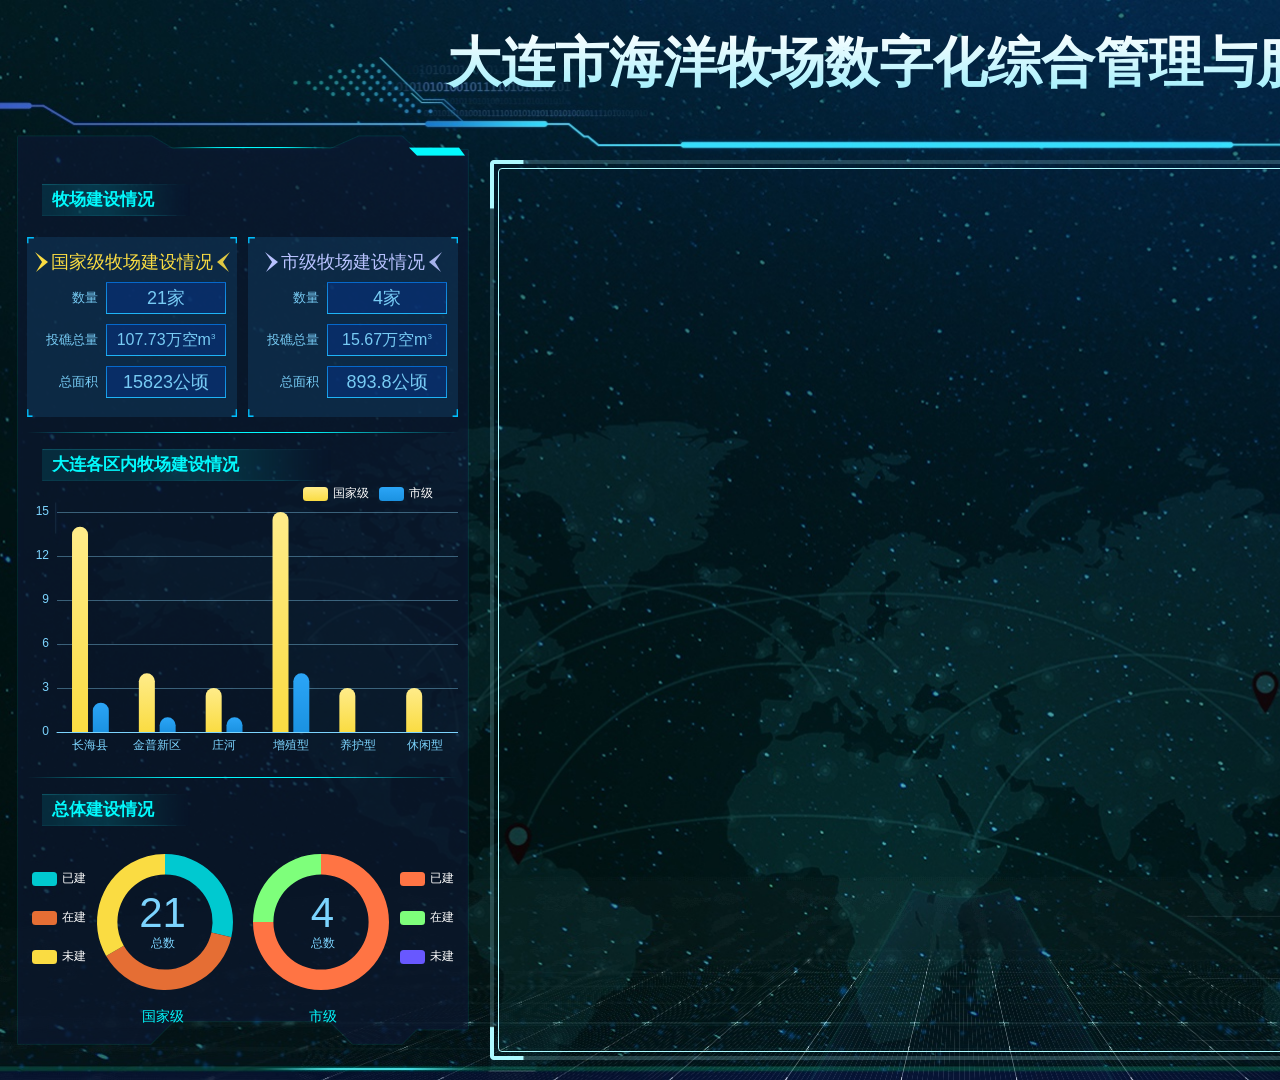
<file: main.html>
<!doctype html>
<html>
<head>


    <meta charset="utf-8">
    <meta name="viewport" content="">
    <meta name="description" content="">
    <title>海洋牧场</title>


    <link href="style/dashboard.css" rel="stylesheet" type="text/css">
    <script type="text/javascript" src="js/screenfull.min.js"></script>
    <script type="text/javascript" src="js/jquery.1.8.2.min.js"></script>
    <script type="text/javascript" src="js/echarts.min.js"></script>
    <script type="text/javascript" src="js/jquery.waypoints.min.js"></script>
    <script type="text/javascript" src="js/jquery.counterup.min.js"></script>
    <script type="text/javascript" src="js/lunar.js"></script>
    <script type="text/javascript" src="js/common.js"></script>

    <script type="text/javascript">
        var BASE_URL = "/";

    </script>
    <link href="style/main.css" rel="stylesheet" type="text/css">
    <script type="text/javascript"
            src="https://api.map.baidu.com/api?v=2.0&amp;ak=cMGdPFqtybi0WTbcpdpGdxvKqZL2hdLe"></script>
    <script type="text/javascript" src="js/points.js"></script>
    <script type="text/javascript" src="js/InfoBox.js"></script>

    <style type="text/css">.BMap_cpyCtrl {
        display: none;
    }

    .anchorBL {
        display: none;
    }

    .infoBox img {
        display: none;
    }

    .intro ul {
        list-style: circle;
        margin-left: 40px;
    }

    .bg-ico-1,
    .bg-ico-2,
    .bg-ico-3,
    .bg-ico-4 {
        position: absolute;
        top: 0;
        left: 0;
        bottom: 0;
        right: 0;
        background-position: center;
        background-size: 50% auto;
        background-repeat: no-repeat;
    }


    .bg-ico-1 {
        background-image: url("images/main_ico_1.png");
    }

    .bg-ico-2 {
        background-image: url("images/main_ico_2.png");
    }

    .bg-ico-3 {
        background-image: url("images/main_ico_3.png");
    }

    .bg-ico-4 {
        background-image: url("images/main_ico_4.png");
    }
    </style>

    <script type="text/javascript">

        var data = {
            areaCons: [
                ['area', '国家级', '市级'],
                ['长海县', 14, 2],
                ['金普新区', 4, 1],
                ['庄河', 3, 1],
                ['增殖型', 15, 4],
                ['养护型', 3, 0],
                ['休闲型', 3, 0]
            ],
            country: [
                {value: 6, name: '已建'},
                {value: 8, name: '在建'},
                {value: 7, name: '未建'}
            ],
            city: [
                {value: 3, name: '已建'},
                {value: 1, name: '在建'},
                {value: 0, name: '未建'}
            ],
        };


        $(function () {


            var areaChart = echarts.init(document.getElementById('area_chart'));


            var areaOptions = {
                legend: {
                    show: true,
                    right: 20,
                    textStyle: {
                        color: '#FFFFFF'
                    }
                },
                grid: {
                    top: 30,
                    left: 30,
                    right: 0,
                    bottom: 30
                },
                tooltip: {},
                dataset: {
                    source: data.areaCons
                },
                xAxis: {
                    type: 'category',
                    axisLine: {
                        lineStyle: {
                            color: '#7CD4FE'
                        }
                    },
                    axisTick: {
                        show: false
                    }
                },
                yAxis: {
                    axisLabel: {
                        color: '#7CD4FE'
                    },
                    splitLine: {
                        show: true,
                        lineStyle: {
                            color: 'rgba(135, 210, 246, 0.4)'
                        }
                    },
                    axisLine: {
                        show: false
                    },
                    axisTick: {
                        show: false
                    }
                },


                series: [
                    {
                        type: 'bar',
                        barWidth: 16,
                        itemStyle: {
                            color: new echarts.graphic.LinearGradient(
                                0, 0, 0, 1,
                                [
                                    {offset: 0, color: '#FFEC8A'},
                                    {offset: 1, color: '#FADC42'}
                                ]
                            ),
                            barBorderRadius: [8, 8, 0, 0]
                        }

                    },
                    {
                        type: 'bar',
                        barWidth: 16,
                        itemStyle: {
                            color: new echarts.graphic.LinearGradient(
                                0, 0, 0, 1,
                                [
                                    {offset: 0, color: '#2BA5F7'},
                                    {offset: 1, color: '#1B92E1'}
                                ]
                            ),
                            barBorderRadius: [8, 8, 0, 0]
                        }

                    }
                ]
            };

            areaChart.setOption(areaOptions);

            var countryChart = echarts.init(document.getElementById('country_chart'));


            var countryOptions = {
                legend: {
                    orient: 'vertical',
                    textStyle: {
                        color: '#FFFFFF'
                    },
                    left: 0,
                    top: 20,
                    itemGap: 25,
                    data: ['已建', '在建', '未建']
                },
                tooltip: {
                    trigger: 'item',
                    formatter: '{a} <br/>{b}: {c} ({d}%)'
                },
                series: [
                    {
                        name: '国家级',
                        type: 'pie',
                        radius: ['70%', '100%'],
                        label: {
                            show: false
                        },
                        left: 70,
                        right: 10,
                        hoverAnimation: false,
                        color: ['#00C9D0', '#E56E34', '#FADC42'],
                        data: data.country
                    }
                ]
            };

            countryChart.setOption(countryOptions);


            var cityChart = echarts.init(document.getElementById('city_chart'));


            var cityOptions = {
                tooltip: {
                    trigger: 'item',
                    formatter: '{a} <br/>{b}: {c} ({d}%)'
                },
                legend: {
                    orient: 'vertical',
                    textStyle: {
                        color: '#FFFFFF'
                    },
                    itemGap: 25,
                    right: 0,
                    top: 20,
                    data: ['已建', '在建', '未建']
                },
                series: [
                    {
                        name: '市级',
                        type: 'pie',
                        radius: ['70%', '100%'],
                        label: {
                            show: false
                        },
                        right: 70,
                        left: 10,
                        hoverAnimation: false,
                        color: ['#FF7444', '#7EFF7B', '#6858FF'],
                        data: data.city
                    }
                ]
            };

            cityChart.setOption(cityOptions);


            var countryTotal = 0;
            var cityTotal = 0;

            data.country.forEach(function (i) {
                countryTotal += i.value;
            });

            data.city.forEach(function (i) {
                cityTotal += i.value;
            });

            $("#country_total").text(countryTotal);
            $("#city_total").text(cityTotal);


            var data1 = [4139.587, 4403.9, 3182.26, 4325.02];
            var data2 = [330885.9, 321329.4, 228719.2, 309309.7];
            var data3 = [4313.03, 3405.51, 3233.49, 2281.45];
            var data4 = [46080.96, 42467.77, 31108.51, 29258.31];


            var profChart = echarts.init(document.getElementById('prof_chart'));

            var profOptions = {
                legend: {
                    show: true,
                    textStyle: {
                        color: '#fff',
                        fontSize: 10
                    },
                    padding: 0,
                    itemWidth: 15,
                    itemHeight: 10,
                    itemGap: 4
                },
                tooltip: {

                    trigger: 'axis',
                },
                xAxis: {
                    type: 'category',
                    data: ['2016年', '2017年', '2018年', '2019年'],
                    boundaryGap: false,
                    axisLine: {
                        show: false
                    },
                    splitLine: {
                        show: false
                    },
                    axisTick: {
                        show: false
                    },
                    axisLabel: {
                        color: '#00F4FC'
                    }
                },
                yAxis: [{
                    type: 'value',
                    min: 2000,
                    max: 5000,
                    axisLine: {
                        show: false
                    },
                    axisTick: {
                        show: false
                    },
                    splitLine: {
                        show: true,
                        lineStyle: {
                            color: 'rgba(60, 181, 252, 0.1)'
                        }
                    },
                    axisLabel: {
                        color: '#00F4FC'
                    },
                    z: 10
                }, {
                    type: 'value',
                    show: false,
                    min: 200000,
                    max: 400000,
                    axisLine: {
                        show: false
                    },
                    axisTick: {
                        show: false
                    },
                    splitLine: {
                        show: false
                    },
                    axisLabel: {
                        inside: true,
                        color: '#00F4FC'
                    },
                    z: 10
                }, {
                    type: 'value',
                    min: 20000,
                    max: 50000,
                    axisLine: {
                        show: false
                    },
                    axisTick: {
                        show: false
                    },
                    splitLine: {
                        show: false
                    },
                    axisLabel: {
                        color: '#00F4FC'
                    },
                    z: 10
                }
                ],
                grid: {
                    top: 30,
                    left: 45,
                    right: 55,
                    height: 170,
                },
                series: [
                    {
                        name: '资金投入（万元）',
                        type: 'line',
                        smooth: true,
                        symbol: 'emptyCircle',
                        symbolSize: 10,
                        itemStyle: {
                            color: '#FF535F'
                        },
                        areaStyle: {
                            color: {
                                type: 'linear',
                                x: 0,
                                y: 0,
                                x2: 0,
                                y2: 1,
                                colorStops: [{
                                    offset: 0, color: 'rgba(255, 115, 0, 1)'
                                }, {
                                    offset: 0.5, color: 'rgba(255, 115, 0, 0.3)'
                                }, {
                                    offset: 1, color: 'rgba(255, 115, 0, 0)'
                                }]
                            },
                            origin: 'start'
                        },
                        data: data1,
                        z: 20
                    },
                    {
                        name: '放流规模（万尾）',
                        type: 'line',
                        smooth: true,
                        symbol: 'emptyCircle',
                        symbolSize: 10,
                        yAxisIndex: 1,
                        itemStyle: {
                            color: 'rgba(253, 228, 103, 1)'
                        },
                        areaStyle: {
                            color: {
                                type: 'linear',
                                x: 0,
                                y: 0,
                                x2: 0,
                                y2: 1,
                                colorStops: [{
                                    offset: 0, color: 'rgba(253, 228, 103, 1)'
                                }, {
                                    offset: 0.5, color: 'rgba(253, 228, 103, 0.3)'
                                }, {
                                    offset: 1, color: 'rgba(253, 228, 103, 0)'
                                }]
                            },
                            origin: 'start'
                        },
                        data: data2,
                        z: 10
                    },
                    {
                        name: '回捕产量（吨）',
                        type: 'line',
                        smooth: true,
                        symbol: 'emptyCircle',
                        symbolSize: 10,
                        yAxisIndex: 0,
                        itemStyle: {
                            color: '#00D0D8'
                        },
                        areaStyle: {
                            color: {
                                type: 'linear',
                                x: 0,
                                y: 0,
                                x2: 0,
                                y2: 1,
                                colorStops: [{
                                    offset: 0, color: 'rgba(0, 208, 216, 1)'
                                }, {
                                    offset: 0.5, color: 'rgba(0, 208, 216, 0.3)'
                                }, {
                                    offset: 1, color: 'rgba(0, 208, 216, 0)'
                                }]
                            },
                            origin: 'start'
                        },
                        data: data3
                    },
                    {
                        name: '回捕产值（万元）',
                        type: 'line',
                        smooth: true,
                        symbol: 'emptyCircle',
                        symbolSize: 10,
                        yAxisIndex: 2,
                        itemStyle: {
                            color: 'rgba(92, 189, 255, 1)'
                        },
                        areaStyle: {
                            color: {
                                type: 'linear',
                                x: 0,
                                y: 0,
                                x2: 0,
                                y2: 1,
                                colorStops: [{
                                    offset: 0, color: 'rgba(92, 189, 255, 1)'
                                }, {
                                    offset: 0.5, color: 'rgba(92, 189, 255, 0.3)'
                                }, {
                                    offset: 1, color: 'rgba(92, 189, 255, 0)'
                                }]
                            },
                            origin: 'start'
                        },
                        data: data4
                    }

                ]
            };

            profChart.setOption(profOptions);

            var map = new BMap.Map("map", {maxZoom: 13});    // 创建Map实例

            var html = "<div class='infoBoxContent'><div class='title' id='infobox_name'>详情</div><a id='infobox_link' href='javascript:;'>查看详情&gt;&gt;</a><div class='arr'></div></div>";


            var infoBox = new BMapLib.InfoBox(map, html, {

                offset: {
                    width: 0,
                    height: 45
                },

                boxStyle: {

                    opacity: "0.9",

                    background: "rgba(0,14,98,0.7)",

                    width: "300px",

                    height: "auto",

                    borderRadius: "20px"

                },

                closeIconUrl: "",


                enableAutoPan: true,

                align: INFOBOX_AT_TOP

            });


            map.setMapType(BMAP_HYBRID_MAP);
            var cp = new BMap.Point(122.221917, 39.38203);
            map.centerAndZoom(cp, 10);  // 初始化地图,设置中心点坐标和地图级别
            map.setCurrentCity("大连");          // 设置地图显示的城市 此项是必须设置的
            map.enableScrollWheelZoom(true);     //开启鼠标滚轮缩放

            var bpoints = [];
            points.forEach(function (i) {
                var ico = new BMap.Icon("images/ico_point_" + i.cat + ".png", new BMap.Size(48, 64));
                var marker = new BMap.Marker(new BMap.Point(i.bLon, i.bLat), {icon: ico});  // 创建标注
                map.addOverlay(marker);               // 将标注添加到地图中

                marker.name = i.name;
                marker.ranchId = i.ranchId;

                marker.addEventListener("click", function () {
                    infoBox.open(this);
                    $("#infobox_name").text(this.name);
                    if (this.ranchId) {
                        $("#infobox_link").attr("href", "realtime.html?name="+this.name);
                    } else {
                        $("#infobox_link").attr("href", "realtime.html?name="+this.name);
                    }
                    event.stopPropagation();

                });

                bpoints.push(new BMap.Point(i.bLon, i.bLat));
            });

            document.addEventListener("click", function () {
                infoBox.close();
            })

            /*
            setTimeout(function () {
                map.setViewport(bpoints, {zoomFactor: 0});
            }, 1000);
        */


        });


    </script>

</head>

<body class="dashboard">
<div class="page-title">
    <h1>大连市海洋牧场数字化综合管理与服务平台</h1>
</div>

<div class="data">
    <div class="left">
        <div class="main-cons">
            <h3 class="main-title-1">牧场建设情况</h3>
            <div class="inner">
                <div class="item">
                    <div class="border-lt"></div>
                    <div class="border-rt"></div>
                    <div class="border-lb"></div>
                    <div class="border-rb"></div>
                    <h4 class="country"><span class="lr"></span>国家级牧场建设情况<span class="rr"></span></h4>
                    <div class="line">
                        <div class="label">数量</div>
                        <div class="num">21家</div>
                    </div>
                    <div class="line">
                        <div class="label">投礁总量</div>
                        <div class="num" style="font-size: 16px;">107.73万空m<sup>3</sup></div>
                    </div>
                    <div class="line">
                        <div class="label">总面积</div>
                        <div class="num">15823公顷</div>
                    </div>
                </div>
                <div class="item">
                    <div class="border-lt"></div>
                    <div class="border-rt"></div>
                    <div class="border-lb"></div>
                    <div class="border-rb"></div>
                    <h4 class="city"><span class="lr"></span>市级牧场建设情况<span class="rr"></span></h4>
                    <div class="line">
                        <div class="label">数量</div>
                        <div class="num">4家</div>
                    </div>
                    <div class="line">
                        <div class="label">投礁总量</div>
                        <div class="num" style="font-size: 16px;">15.67万空m<sup>3</sup></div>
                    </div>
                    <div class="line">
                        <div class="label">总面积</div>
                        <div class="num">893.8公顷</div>
                    </div>
                </div>
            </div>
        </div>

        <div class="sep-line"></div>

        <div class="area-cons">
            <h3 class="main-title-2">大连各区内牧场建设情况</h3>
            <div id="area_chart"></div>
        </div>

        <div class="sep-line"></div>

        <div class="all-cons">
            <h3 class="main-title-1">总体建设情况</h3>
            <div class="charts">
                <div class="chart-item country-chart">
                    <div id="country_chart"></div>
                    <div class="txt">
                        <p id="country_total" class="counter">0</p>
                        <span>总数</span>
                    </div>
                    <div class="label">国家级</div>
                </div>

                <div class="chart-item city-chart">
                    <div id="city_chart"></div>
                    <div class="txt">
                        <p id="city_total" class="counter">0</p>
                        <span>总数</span>
                    </div>
                    <div class="label">市级</div>
                </div>

            </div>
        </div>
    </div>

    <div class="map">
        <div class="border">
        </div>
        <div class="border-lt"></div>
        <div class="border-rt"></div>
        <div class="border-lb"></div>
        <div class="border-rb"></div>
        <div class="inner">
            <div id="map">
            </div>
        </div>
    </div>

    <div class="right">

        <div class="prof">
            <h3 class="main-title-2">增殖放流及捕捞渔获量</h3>

            <div class="items">
                <div class="item">
                    <div class="label">累计放流苗种</div>
                    <div class="num">119<sub>亿余尾</sub></div>
                    <div class="bg bg-1">
                        <div class="bg-ico-1"></div>
                    </div>
                </div>
                <div class="item">
                    <div class="label">投入苗种资金</div>
                    <div class="num">1.6<sub>亿元</sub></div>
                    <div class="bg bg-2">
                        <div class="bg-ico-2"></div>
                    </div>
                </div>
                <div class="item">
                    <div class="label">增加水产品产量</div>
                    <div class="num">1.3<sub>万余吨</sub></div>
                    <div class="bg bg-3">
                        <div class="bg-ico-3"></div>
                    </div>
                </div>
                <div class="item">
                    <div class="label">直接投入产出比</div>
                    <div class="num">1:10<sub>以上</sub></div>
                    <div class="bg bg-4">
                        <div class="bg-ico-4"></div>
                    </div>
                </div>

            </div>
        </div>

        <div class="sep-line"></div>

        <div class="prof-chart">
            <h3 class="main-title-2">2016-2019大连市增殖放流情况</h3>
            <div id="prof_chart">
            </div>
        </div>

        <div class="sep-line"></div>

        <div class="rolling">
            <h3 class="main-title-1">建设概况</h3>
            <marquee direction="up" behavior="scroll" scrolldelay="200">
                <div class="intro">
                    <h1>海洋牧场概念</h1>
                    <p>
                        海洋牧场是养海牧渔、生态用海的现代渔业新形态。建设现代海洋牧场是转变渔业发展方式，发展现代渔业的重要举措和必然选择。辽宁毗邻黄渤两海，是我国海洋渔业大省。创建“资源节约、环境友好、生态安全”的现代海洋牧场，是实现我省渔业可持续发展的必由之路。
                    </p>
                    <p>
                        现代化海洋牧场，是一种基于生态系统，利用现代科学技术支撑和运用现代管理理论与方法进行管理，最终实现生态健康、资源丰富、产品安全的一种现代海洋渔业生产方式。
                    </p>
                    <p>
                        作为未来生态渔业的重要方向之一，现代化海洋牧场已写入2017、2018年中央一号文件，习近平总书记在讲话中也多次提到建设现代化海洋牧场，可以说现代化海洋牧场的建设理念将会引领我国现代渔业的健康可持续发展。
                    </p>
                    <p>
                        从2015年开始，农业部组织开展了国家级海洋牧场示范区创建工作，计划通过五年左右的时间，在全国沿海创建一批区域代表性强、公益性功能突出的国家级海洋牧场示范区。截至目前，大连市共批复国家级海洋牧场示范区22个。
                    </p>
                    <h2>国家级海洋牧场</h2>
                    <p class="p2">
                    <ul>
                        <li>大连獐子岛国家级海洋牧场示范区</li>
                        <li>大连海洋岛国家级海洋牧场示范区</li>
                        <li>大连财神岛国家级海洋牧场示范区</li>
                        <li>大连市大长山岛海域金茂国家级海洋牧场示范区</li>
                        <li>大连市小长山岛海域经典国家级海洋牧场示范区</li>
                        <li>大连市蚂蚁岛海域国家级海洋牧场示范区</li>
                        <li>大连市王家岛海域富谷国家级海洋牧场示范区</li>
                        <li>大连市石城岛海域上品堂国家级海洋牧场示范区</li>
                        <li>大连市海洋岛海域益得国家级海洋牧场示范区</li>
                        <li>大连市平岛海域鑫玉龙国家级海洋牧场示范区</li>
                        <li>大连市大长山海域龙腾湾国家级海洋牧场示范区</li>
                        <li>大连市七顶山海域新时代国家级海洋牧场示范区</li>
                        <li>大连市大李家海域迈童国家级海洋牧场示范区</li>
                        <li>大连市金砣国家级海洋牧场示范区</li>
                        <li>大连市杏树屯海域鹏兴国家级海洋牧场示范区</li>
                        <li>大连市小长山岛海域中旺国家级海洋牧场示范区</li>
                        <li>大连市长海县海域联友国家级海洋牧场示范区</li>
                        <li>大连市庄河王家岛海域玉洋国家级海洋牧场示范区</li>
                        <li>大连市大长山岛南部海域盛水湾国家级海洋牧场示范区</li>
                        <li>大连市大长山岛海域壮元海国家级海洋牧场示范区</li>
                        <li>大连市七顶山海域好客海洋国家级海洋牧场示范区</li>
                        <li>大连市大长山岛海域耀扬国家级海洋牧场示范区</li>
                    </ul>
                    </p>
                    <p>
                        2019年开始，为进一步加快我市海洋牧场建设，参照《农业部关于创建国家级海洋牧场示范区的通知》（农渔发〔2015〕18号）《农业部办公厅关于印发
                        国家级海洋牧场示范区管理工作规范
                        （试行）>的通知》（农办渔〔2017〕59号）《农业农村部办公厅关于印发
                        人工鱼礁建设项目管理细则>的通知》（农办渔〔2018〕66号）文件精神，大连市农业农村局组织开展大连市海洋牧场示范区建设，目前，共批复4个。
                    </p>
                    <h2>市级海洋牧场</h2>
                    <p class="p2">
                    <ul>
                        <li>大连市大长山岛海域壮元海市级海洋牧场示范区建设</li>
                        <li>大连市海洋岛海域海洋岛市级海洋牧场示范区建设</li>
                        <li>大连市鹏兴市级海洋牧场示范区建设</li>
                        <li>大连市王家岛海域明胜市级海洋牧场示范区建设</li>
                    </ul>
                    </p>
                </div>
            </marquee>
        </div>

    </div>
</div>

</body>
</html>
</file>
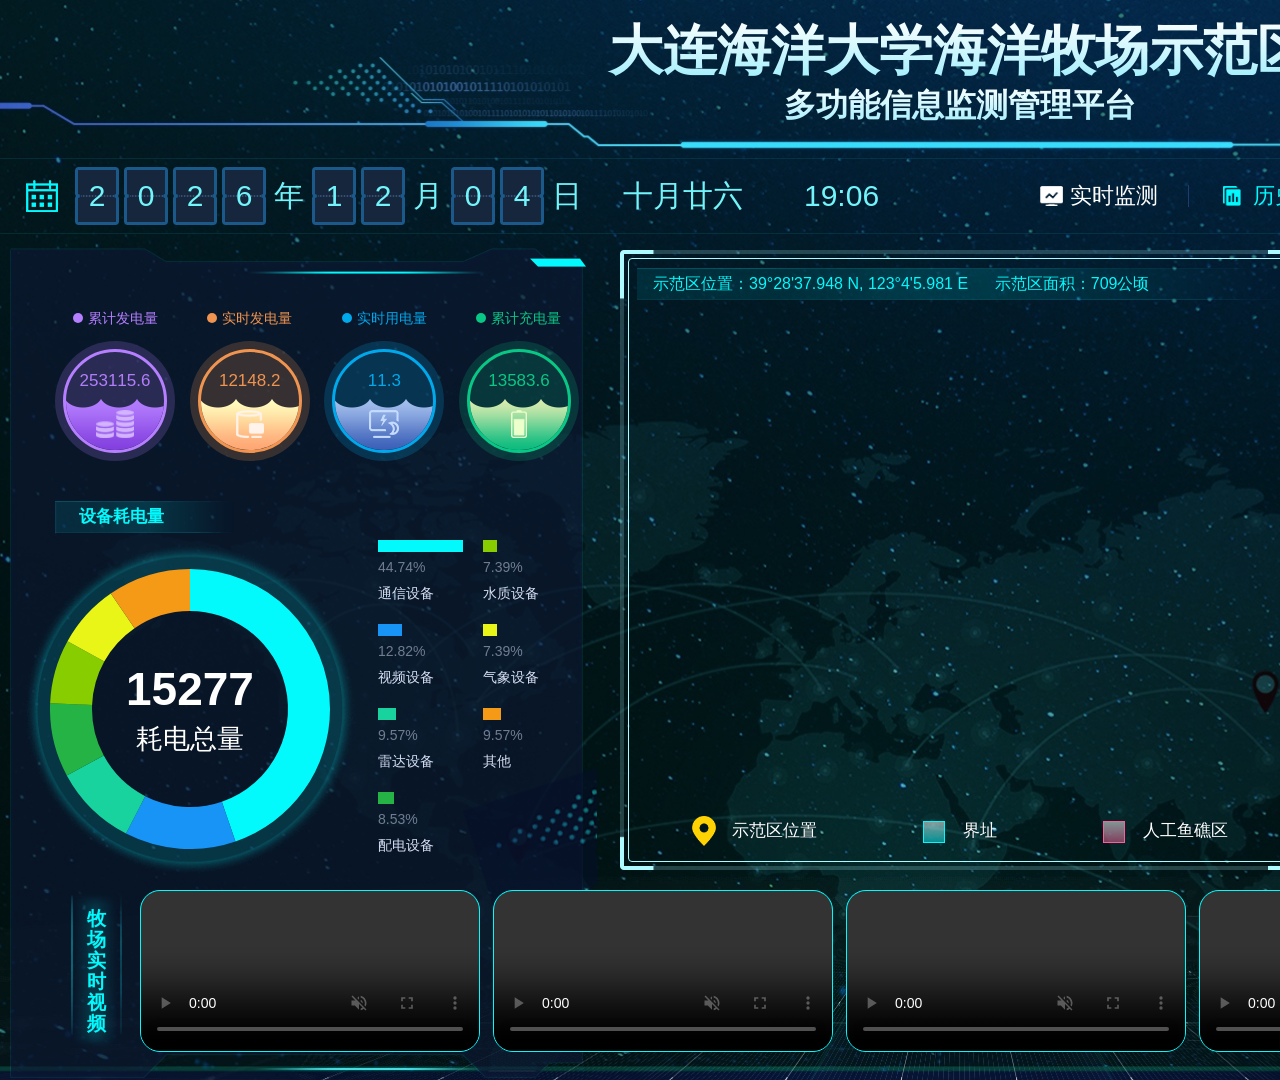
<file: realtime.html>
<!doctype html>
<html>
<head>


    <meta charset="utf-8">
    <meta name="viewport" content="">
    <meta name="description" content="">


    <title>海洋牧场</title>


    <link href="style/dashboard.css" rel="stylesheet" type="text/css">
    <script type="text/javascript" src="js/screenfull.min.js"></script>
    <script type="text/javascript" src="js/jquery.1.8.2.min.js"></script>
    <script type="text/javascript" src="js/echarts.min.js"></script>
    <script type="text/javascript" src="js/jquery.waypoints.min.js"></script>
    <script type="text/javascript" src="js/jquery.counterup.min.js"></script>
    <script type="text/javascript" src="js/lunar.js"></script>
    <script type="text/javascript" src="js/common.js"></script>

    <script type="text/javascript">
        var BASE_URL = "/";

    </script>
    <link href="style/realtime.css" rel="stylesheet" type="text/css">
    <script type="text/javascript"
            src="https://api.map.baidu.com/api?v=2.0&amp;ak=cMGdPFqtybi0WTbcpdpGdxvKqZL2hdLe"></script>

    <style type="text/css">.BMap_cpyCtrl {
        display: none;
    }

    .anchorBL {
        display: none;
    }

    .map .infos {
        position: absolute;
        z-index: 1;
        height: 34px;
        top: 8px;
        left: 8px;
        right: 0px;
        text-align: left;
        line-height: 34px;
        font-size: 16px;
        text-indent: 1em;
        background: url("images/title_hbg_1.png") center no-repeat;
        background-size: 100% 100%;
        color: #03F9FC;
    }
    </style>


    <script type="text/javascript">


        var areaPoints = [{
            "idx": "1",
            "lat": "39°28'37.948",
            "lon": "123°4'5.981",
            "gpsLat": 39.47720777777778,
            "gpsLon": 123.06832805555555,
            "bLat": 39.484397178561586,
            "bLon": 123.08051170059053
        }, {
            "idx": "1",
            "lat": "39°28'40.544",
            "lon": "123°4'12.381",
            "gpsLat": 39.47792888888889,
            "gpsLon": 123.07010583333333,
            "bLat": 39.48514553711847,
            "bLon": 123.0822869131866
        }, {
            "idx": "1",
            "lat": "39°28'22.191",
            "lon": "123°4'22.108",
            "gpsLat": 39.47283083333333,
            "gpsLon": 123.07280777777778,
            "bLat": 39.48008783590393,
            "bLon": 123.08497635439295
        }, {
            "idx": "1",
            "lat": "39°28'20.711",
            "lon": "123°4'18.292",
            "gpsLat": 39.47241972222222,
            "gpsLon": 123.07174777777777,
            "bLat": 39.479658847091144,
            "bLon": 123.08391898336113
        }, {
            "idx": "2",
            "lat": "39°28'27.854",
            "lon": "123°4'35.565",
            "gpsLat": 39.47440388888889,
            "gpsLon": 123.07654583333333,
            "bLat": 39.48172916949414,
            "bLon": 123.08870382296037
        }, {
            "idx": "2",
            "lat": "39°28'39.352",
            "lon": "123°5'8.761",
            "gpsLat": 39.47759777777778,
            "gpsLon": 123.08576694444444,
            "bLat": 39.48510658067025,
            "bLon": 123.09788880196021
        }, {
            "idx": "2",
            "lat": "39°27'58.492",
            "lon": "123°5'35.656",
            "gpsLat": 39.46624777777778,
            "gpsLon": 123.09323777777777,
            "bLat": 39.47389055307109,
            "bLon": 123.1053124677636
        }, {
            "idx": "2",
            "lat": "39°27'44.402",
            "lon": "123°4'54.854",
            "gpsLat": 39.46233388888889,
            "gpsLon": 123.08190388888889,
            "bLat": 39.469755522835364,
            "bLon": 123.09402813240479
        }, {
            "idx": "3",
            "lat": "39°28'40.683",
            "lon": "123°6'9.390",
            "gpsLat": 39.4779675,
            "gpsLon": 123.10260833333334,
            "bLat": 39.48575462918218,
            "bLon": 123.11465927388096
        }, {
            "idx": "3",
            "lat": "39°28'58.707",
            "lon": "123°6'9.620",
            "gpsLat": 39.482974166666665,
            "gpsLon": 123.10267222222222,
            "bLat": 39.490765071558954,
            "bLon": 123.11472827602103
        }, {
            "idx": "3",
            "lat": "39°29'59.330",
            "lon": "123°6'53.197",
            "gpsLat": 39.49981388888889,
            "gpsLon": 123.11477694444444,
            "bLat": 39.507676295472166,
            "bLon": 123.12682858691048
        }, {
            "idx": "3",
            "lat": "39°29'59.280",
            "lon": "123°7'47.658",
            "gpsLat": 39.4998,
            "gpsLon": 123.129905,
            "bLat": 39.50753238242562,
            "bLon": 123.14198641855755
        }, {
            "idx": "3",
            "lat": "39°28'20.457",
            "lon": "123°7'50.333",
            "gpsLat": 39.47234916666667,
            "gpsLon": 123.13064805555555,
            "bLat": 39.48005316822516,
            "bLon": 123.1427056456715
        }, {
            "idx": "3",
            "lat": "39°28'19.214",
            "lon": "123°6'32.608",
            "gpsLat": 39.47200388888889,
            "gpsLon": 123.10905777777778,
            "bLat": 39.4798384522472,
            "bLon": 123.12108702854358
        }];

        var area2Points = [{
            "idx": "1",
            "lat": "39°29'59.32",
            "lon": "123°06'53.20",
            "gpsLat": 39.499811111111114,
            "gpsLon": 123.11477777777777,
            "bLat": 39.507673582064214,
            "bLon": 123.12682939964463
        }, {
            "idx": "1",
            "lat": "39°29'59.31",
            "lon": "123°07'05.97",
            "gpsLat": 39.499808333333334,
            "gpsLon": 123.118325,
            "bLat": 39.507660279690654,
            "bLon": 123.13037847710217
        }, {
            "idx": "1",
            "lat": "39°29'42.38",
            "lon": "123°07'05.96",
            "gpsLat": 39.495105555555554,
            "gpsLon": 123.11832222222222,
            "bLat": 39.50295542347814,
            "bLon": 123.13037267143866
        }, {
            "idx": "1",
            "lat": "39°28'35.31",
            "lon": "123°06'15.19",
            "gpsLat": 39.476475,
            "gpsLon": 123.10421944444444,
            "bLat": 39.484277441979934,
            "bLon": 123.11626397727208
        }, {
            "idx": "1",
            "lat": "39°28'40.68",
            "lon": "123°06'09.39",
            "gpsLat": 39.47796666666667,
            "gpsLon": 123.10260833333334,
            "bLat": 39.48575381511996,
            "bLon": 123.11465927307178
        }, {
            "idx": "1",
            "lat": "39°28'58.70",
            "lon": "123°06'09.62",
            "gpsLat": 39.48297222222222,
            "gpsLon": 123.10267222222222,
            "bLat": 39.49076317209654,
            "bLon": 123.11472827418363
        }];

        var water = [];
        water[0] = {
            'temp': 13.082,
            'salt': 30.747,
            'chlor': 1.004,
            'turb': 0.465,
            'oxy': 6.81,
            'ph': 7.94,
            'hydrologySpeed': 35.33,
            'hydrologyDirection': 181.82
        };
        water[1] = {
            'temp': 12.667,
            'salt': 30.802,
            'chlor': 0.966,
            'turb': 0.465,
            'oxy': 6.57,
            'ph': 7.88,
            'hydrologySpeed': 32.48,
            'hydrologyDirection': 224.57
        };
        water[2] = {
            'temp': 15.039,
            'salt': 30.494,
            'chlor': 0.973,
            'turb': 0.169,
            'oxy': 6.56,
            'ph': 7.97,
            'hydrologySpeed': 37.36,
            'hydrologyDirection': 19.72
        };
        water[3] = {
            'temp': 14.669,
            'salt': 30.557,
            'chlor': 0.973,
            'turb': 0.183,
            'oxy': 6.65,
            'ph': 7.96,
            'hydrologySpeed': 32.91,
            'hydrologyDirection': 19.9
        };
        water[4] = {
            'temp': 14.518,
            'salt': 29.984,
            'chlor': 1.02,
            'turb': 0.197,
            'oxy': 6.72,
            'ph': 8.17,
            'hydrologySpeed': 33.98,
            'hydrologyDirection': 297.18
        };
        water[5] = {
            'temp': 14.504,
            'salt': 30.066,
            'chlor': 0.973,
            'turb': 0.226,
            'oxy': 6.89,
            'ph': 7.97,
            'hydrologySpeed': 35.73,
            'hydrologyDirection': 283.17
        };
        water[6] = {
            'temp': 14.346,
            'salt': 29.978,
            'chlor': 0.919,
            'turb': 0.197,
            'oxy': 6.87,
            'ph': 8.16,
            'hydrologySpeed': 32.49,
            'hydrologyDirection': 70.44
        };
        water[7] = {
            'temp': 14.31,
            'salt': 30.065,
            'chlor': 1.081,
            'turb': 0.31,
            'oxy': 6.6,
            'ph': 7.94,
            'hydrologySpeed': 38.37,
            'hydrologyDirection': 121.55
        };
        water[8] = {
            'temp': 14.419,
            'salt': 30.089,
            'chlor': 1.081,
            'turb': 0.24,
            'oxy': 6.7,
            'ph': 7.91,
            'hydrologySpeed': 37.19,
            'hydrologyDirection': 84.16
        };
        water[9] = {
            'temp': 14.391,
            'salt': 30.071,
            'chlor': 1.066,
            'turb': 0.282,
            'oxy': 6.62,
            'ph': 8.16,
            'hydrologySpeed': 32.59,
            'hydrologyDirection': 30.83
        };
        water[10] = {
            'temp': 14.346,
            'salt': 30.496,
            'chlor': 1.058,
            'turb': 0.155,
            'oxy': 6.59,
            'ph': 8.04,
            'hydrologySpeed': 35.28,
            'hydrologyDirection': 207.9
        };
        water[11] = {
            'temp': 14.415,
            'salt': 30.203,
            'chlor': 1.197,
            'turb': 0.169,
            'oxy': 6.76,
            'ph': 7.94,
            'hydrologySpeed': 37,
            'hydrologyDirection': 359.2
        };
        water[12] = {
            'temp': 12.725,
            'salt': 30.634,
            'chlor': 0.757,
            'turb': 0.169,
            'oxy': 6.65,
            'ph': 8.01,
            'hydrologySpeed': 33.23,
            'hydrologyDirection': 355.07
        };
        water[13] = {
            'temp': 13.296,
            'salt': 30.521,
            'chlor': 1.128,
            'turb': 0.437,
            'oxy': 6.78,
            'ph': 7.87,
            'hydrologySpeed': 37.59,
            'hydrologyDirection': 252.55
        };
        water[14] = {
            'temp': 12.278,
            'salt': 30.745,
            'chlor': 1.877,
            'turb': 0.381,
            'oxy': 6.94,
            'ph': 8.15,
            'hydrologySpeed': 38.88,
            'hydrologyDirection': 348.43
        };
        water[15] = {
            'temp': 14.816,
            'salt': 30.397,
            'chlor': 1.128,
            'turb': 0.353,
            'oxy': 6.72,
            'ph': 8.17,
            'hydrologySpeed': 32.39,
            'hydrologyDirection': 255.25
        };
        water[16] = {
            'temp': 15.482,
            'salt': 30.267,
            'chlor': 1.159,
            'turb': 0.211,
            'oxy': 6.95,
            'ph': 8.11,
            'hydrologySpeed': 35.01,
            'hydrologyDirection': 290.13
        };
        water[17] = {
            'temp': 14.411,
            'salt': 29.903,
            'chlor': 1.638,
            'turb': 0.296,
            'oxy': 6.61,
            'ph': 8.12,
            'hydrologySpeed': 35.76,
            'hydrologyDirection': 113.34
        };
        water[18] = {
            'temp': 14.153,
            'salt': 29.725,
            'chlor': 1.831,
            'turb': 0.296,
            'oxy': 6.59,
            'ph': 8.11,
            'hydrologySpeed': 32.12,
            'hydrologyDirection': 264.07
        };
        water[19] = {
            'temp': 14.437,
            'salt': 29.876,
            'chlor': 1.754,
            'turb': 0.282,
            'oxy': 6.68,
            'ph': 8.04,
            'hydrologySpeed': 34.75,
            'hydrologyDirection': 71.77
        };
        water[20] = {
            'temp': 14.26,
            'salt': 29.826,
            'chlor': 1.661,
            'turb': 0.268,
            'oxy': 6.87,
            'ph': 7.89,
            'hydrologySpeed': 35.31,
            'hydrologyDirection': 48.63
        };
        water[21] = {
            'temp': 14.631,
            'salt': 30.219,
            'chlor': 1.46,
            'turb': 0.226,
            'oxy': 6.67,
            'ph': 8.08,
            'hydrologySpeed': 37.21,
            'hydrologyDirection': 138.43
        };
        water[22] = {
            'temp': 14.378,
            'salt': 30.257,
            'chlor': 1.545,
            'turb': 0.211,
            'oxy': 6.68,
            'ph': 7.88,
            'hydrologySpeed': 38.83,
            'hydrologyDirection': 96.53
        };
        water[23] = {
            'temp': 14.142,
            'salt': 30.45,
            'chlor': 1.491,
            'turb': 0.31,
            'oxy': 6.91,
            'ph': 8.03,
            'hydrologySpeed': 36.56,
            'hydrologyDirection': 325.84
        };


        for (var i = 0; i < water.length; i++) {
            water[i].temp -= 11;
        }


        var data = {
            energy: {
                total: 12345,
                real: 4312,
                cost: 3144,
                battery: 888
            },
            power: [{"name": "通信设备", "value": "4.3"}, {"name": "视频设备", "value": "1.232"}, {
                "name": "雷达设备",
                "value": "0.92"
            }, {"name": "配电设备", "value": "0.82"}, {"name": "水质设备", "value": "0.71"}, {
                "name": "气象设备",
                "value": "0.71"
            }, {"name": "其他", "value": "0.92"}],
            powerColor: ['#03FAFC', '#1794F5', '#19D39E', '#25B346', '#87CD00', '#E8F517', '#F59A17', '#6859FF'],
            powerTotal: 12816,
            water: {
                temp: 20,
                salt: 56,
                oxy: 9,
                ph: 3,
                turb: 389,
                chlor: 312,
                hydrologySpeed: 40,
                hydrologyDirection: 120
            },
            waterMax: {
                temp: 45,
                salt: 70,
                oxy: 20,
                ph: 14,
                turb: 1,
                chlor: 3
            },
            weather: {
                temp: 10.3,
                pres: 100,
                humidity: 46.4,
                windSpeed: 104,
                windDirection: 130
            },

            map: {
                point: {
                    lon: 122.30369715743528,
                    lat: 39.20728124984779
                },
                colors: {
                    // 投石区
                    type1: '#A167EF',
                    // 底播区
                    type2: '#0261FA',
                    // 浮法区
                    type3: '#03F9FC',
                    // 垂钓区
                    type4: '#FE5D96'
                },
                areas: [
                    {
                        type: 'type1',
                        n: 38.860088,
                        w: 121.637879,
                        s: 38.858508,
                        e: 121.639874
                    },
                    {
                        type: 'type2',
                        n: 38.861093,
                        w: 121.635355,
                        s: 38.860032,
                        e: 121.637466
                    },
                    {
                        type: 'type3',
                        n: 38.86058,
                        w: 121.633675,
                        s: 38.859934,
                        e: 121.635148
                    },
                    {
                        type: 'type4',
                        n: 38.860776,
                        w: 121.63964,
                        s: 38.859161,
                        e: 121.64088
                    }
                ]
            }
        };

        function calcEnergy() {
            var startDate = "2020-06-10";

            var dateStart = new Date(startDate);
            var dateEnd = new Date();
            var day = parseInt((dateEnd - dateStart) / (1000 * 60 * 60 * 24));

            var base = day * 19200;

            var today = formatTime(dateEnd, 'yyyy-MM-dd');
            var timeStart = new Date(today + " 07:30:00").getTime() / 1000;
            var timeEnd = new Date(today + " 17:30:00").getTime() / 1000;
            var dayStart = new Date(today + " 00:00:00").getTime() / 1000;

            var now = dateEnd.getTime() / 1000;

            var total = 0;
            var real = 0;
            var cost = 0;
            var battery = 0;


            var t1 = 0;

            if (now < timeStart) {
                total = base;
                real = 0;
            } else if (now > timeEnd) {
                total = base + 19200;
                real = 0;
            } else {
                total = parseInt(base + (now - timeStart) * 32 / 60);
                real = parseInt(32 * (1 + -0.1 + Math.random() * 0.2));
                t1 = (now - timeStart) / 60;
            }

            var t2 = (now - dayStart) / 60;

            cost = (8.9 * (1 + -0.1 + Math.random() * 0.2)).toFixed(1);
            battery = (9600 * 0.7 + 32 * t1 - 8.9 * t2).toFixed(0);


            data.energy.total = total;
            data.energy.real = real;
            data.energy.cost = cost;
            data.energy.battery = battery;


            data.powerTotal = (8.9 * t2).toFixed(0);


        }

        function calcWater() {
            var hour = new Date().getHours();

            data.water = water[hour];
        }

        var weatherMin = -1;


        function calcWeather() {
            var m = new Date().getMinutes();

            if (m != weatherMin) {
                $.ajax({
                    //api.djapi.cn/rtweather2/get?citycode=101161010&cityname_ch=&cityname_py=&ip=&jwd=&cn_to_unicode=1&token=9f2d610a0d************5940a173e6&datatype=json
                    url: "https://api.djapi.cn/rtweather2/get?citycode=101070201&cityname_ch=&cityname_py=&ip=&jwd=&cn_to_unicode=1&token=4f2ad252be628a80f6cd7cfea1301bf0&datatype=json",
                    type: 'GET',
                    dataType: "json",
                    data: {},
                    success: function (res) {
                        var now = res.Result;
                        weatherMin = m;

                        data.weather = {
                            temp: now.Temp.Sheshi.Code,
                            pres: now.QiYa.Code,
                            humidity: now.Wet.replace("%", ""),
                            windSpeed: now.Wind.SpeedHtml.replace("km/h", ""),
                            windDirection: now.Wind.Direction
                        };

                        for (var i in data.weather) {
                            $("#weather_" + i).text(data.weather[i]);
                        }
                    },
                    error: function () {

                        for (var i in data.weather) {
                            $("#weather_" + i).text(data.weather[i]);
                        }
                    }
                });
            }


        }


        function refreshData() {

            async('/dashboard3/realtime/data', {
                id: 6
            }, function (res) {
                var map = res.result;

                var cost = 0;

                for (var i = 0; i < data.power.length; i++) {
                    cost += parseFloat(data.power[i].value);
                }
                data.energy.total = map['power.generation.total'];
                data.energy.real = map['power.generation.realtime'];
                data.energy.cost = (cost * (1 + -0.1 + Math.random() * 0.2)).toFixed(1);
                data.energy.battery = map['power.charging.capacity'];

                var d = new Date();
                var now = d.getTime() / 1000;

                var today = formatTime(d, 'yyyy/MM/dd');
                var dayStart = new Date(today + " 00:00:00").getTime() / 1000;

                var t2 = (now - dayStart) / 60;

                data.powerTotal = (cost * t2).toFixed(0);
                data.water = {
                    temp: map['water.quality.temp'],
                    salt: map['water.quality.salt'],
                    chlor: map['water.quality.chlor'],
                    turb: map['water.quality.turb'],
                    oxy: map['water.quality.oxy'],
                    ph: map['water.quality.ph'],
                    hydrologySpeed: map['water.current.velocity'],
                    hydrologyDirection: map['water.current.direction']
                };


                data.weather = {
                    temp: map['weather.air.temp'],
                    pres: map['weather.air.pressure'],
                    humidity: map['weather.air.humidity'],
                    windSpeed: map['weather.wind.velocity'],
                    windDirection: map['weather.wind.direction']

                };

                reloadPage();
            }, false, false);
        }

        var loaded = true;

        function reloadPage() {

            /*
            calcEnergy();
            calcWater();
            calcWeather();
            */
            // calcWeather();
            //
            // for (var i in data.weather) {
            //     $("#weather_" + i).text(data.weather[i]);
            // }

            for (var i in data.energy) {
                $("#energy_" + i).text(data.energy[i]);
            }

            $("#power_total").text(data.powerTotal);


            var hydrologySpeedOptions = {
                tooltip: {
                    formatter: '{a} <br/>{c} {b}'
                },
                series: [
                    {
                        name: '海流流速',
                        type: 'gauge',
                        min: 0,
                        max: 600,
                        splitNumber: 10,
                        radius: '100%',
                        axisLine: {            // 坐标轴线
                            lineStyle: {       // 属性lineStyle控制线条样式
                                color: [[0.2, 'lime'], [0.8, '#1e90ff'], [1, '#ff4500']],
                                width: 2,
                                shadowColor: '#fff', //默认透明
                                shadowBlur: 10
                            }
                        },
                        axisLabel: {            // 坐标轴小标记
                            fontWeight: 'bolder',
                            color: '#fff',
                            shadowColor: '#fff', //默认透明
                            shadowBlur: 10
                        },
                        axisTick: {            // 坐标轴小标记
                            length: 10,        // 属性length控制线长
                            lineStyle: {       // 属性lineStyle控制线条样式
                                color: 'auto',
                                shadowColor: '#fff', //默认透明
                                shadowBlur: 10
                            }
                        },
                        splitLine: {           // 分隔线
                            length: 15,         // 属性length控制线长
                            lineStyle: {       // 属性lineStyle（详见lineStyle）控制线条样式
                                width: 3,
                                color: '#fff',
                                shadowColor: '#fff', //默认透明
                                shadowBlur: 10
                            }
                        },
                        pointer: {           // 分隔线
                            shadowColor: '#fff', //默认透明
                            shadowBlur: 5
                        },
                        title: {
                            textStyle: {       // 其余属性默认使用全局文本样式，详见TEXTSTYLE
                                fontWeight: 'bolder',
                                fontSize: 16,
                                fontStyle: 'italic',
                                color: '#fff',
                                shadowColor: '#fff', //默认透明
                                shadowBlur: 10
                            }
                        },
                        detail: {
                            backgroundColor: 'rgba(30,144,255,0.8)',
                            borderWidth: 1,
                            borderColor: '#fff',
                            shadowColor: '#fff', //默认透明
                            shadowBlur: 5,
                            offsetCenter: [0, '50%'],       // x, y，单位px
                            textStyle: {       // 其余属性默认使用全局文本样式，详见TEXTSTYLE
                                fontWeight: 'bolder',
                                color: '#fff',
                                fontSize: 18
                            }
                        },
                        data: [{value:126, name: 'cm/s'}]
                    }
                ]
            };
            hydrologySpeedChart.setOption(hydrologySpeedOptions);


            var hydrologyDirectionOptions = {
                tooltip: {
                    formatter: '{a} <br/>{c} {b}'
                },
                series: [
                    {
                        name: '海流流向',
                        type: 'gauge',
                        min: 0,
                        max: 360,
                        splitNumber: 10,
                        radius: '100%',
                        axisLine: {            // 坐标轴线
                            lineStyle: {       // 属性lineStyle控制线条样式
                                color: [[0.2, 'lime'], [0.8, '#1e90ff'], [1, '#ff4500']],
                                width: 2,
                                shadowColor: '#fff', //默认透明
                                shadowBlur: 10
                            }
                        },
                        axisLabel: {            // 坐标轴小标记
                            fontWeight: 'bolder',
                            color: '#fff',
                            shadowColor: '#fff', //默认透明
                            shadowBlur: 10
                        },
                        axisTick: {            // 坐标轴小标记
                            length: 10,        // 属性length控制线长
                            lineStyle: {       // 属性lineStyle控制线条样式
                                color: 'auto',
                                shadowColor: '#fff', //默认透明
                                shadowBlur: 10
                            }
                        },
                        splitLine: {           // 分隔线
                            length: 15,         // 属性length控制线长
                            lineStyle: {       // 属性lineStyle（详见lineStyle）控制线条样式
                                width: 3,
                                color: '#fff',
                                shadowColor: '#fff', //默认透明
                                shadowBlur: 10
                            }
                        },
                        pointer: {           // 分隔线
                            shadowColor: '#fff', //默认透明
                            shadowBlur: 5
                        },
                        title: {
                            textStyle: {       // 其余属性默认使用全局文本样式，详见TEXTSTYLE
                                fontWeight: 'bolder',
                                fontSize: 20,
                                fontStyle: 'italic',
                                color: '#fff',
                                shadowColor: '#fff', //默认透明
                                shadowBlur: 10
                            }
                        },
                        detail: {
                            backgroundColor: 'rgba(30,144,255,0.8)',
                            borderWidth: 1,
                            borderColor: '#fff',
                            shadowColor: '#fff', //默认透明
                            shadowBlur: 5,
                            offsetCenter: [0, '50%'],       // x, y，单位px
                            textStyle: {       // 其余属性默认使用全局文本样式，详见TEXTSTYLE
                                fontWeight: 'bolder',
                                color: '#fff',
                                fontSize: 18
                            }
                        },
                        data: [{value: 37, name: '°'}]
                    }
                ]
            };


            hydrologyDirectionChart.setOption(hydrologyDirectionOptions);


            for (var i in data.water) {
                var v = data.water[i];
                var m = data.waterMax[i];

                var p = parseFloat(v / m * 100).toFixed(2);

                $("#water_" + i + "_txt").text(v);
                $("#water_" + i + "_per").animate({width: p + "%"}, "fast");
            }

        }

        var hydrologySpeedChart;
        var hydrologyDirectionChart;

        function getQueryVariable (variable) {
            var query = window.location.search.substring(1);
            var vars = query.split("&");
            for (var i = 0; i < vars.length; i++) {
                var pair = vars[i].split("=");
                if (pair[0] === variable) {
                    return decodeURIComponent(pair[1]);
                }
            }
            return null;
        }


        $(function () {
            var name = getQueryVariable("name");
            if(name == null) {
                name = "大连海洋大学海洋牧场示范区";
            }
            $("#pageName").html(name);
            $("#realtime").attr("href", "realtime.html?name="+name);
            $("#history").attr("href", "history.html?name="+name);
            $("#resource").attr("href", "resource.html?name="+name);
            setInterval(function () {
                var left = parseInt($(".wave").eq(0).css("left"));
                if (left == 0) {
                    left = -36;
                }

                left++;

                $(".wave").css("left", left + "px");

            }, 50);

            // setInterval(function () {
            //     refreshData();
            //     // }, 5000);
            // }, 600000);


            hydrologySpeedChart = echarts.init(document.getElementById('hydrology_speed'));
            hydrologyDirectionChart = echarts.init(document.getElementById('hydrology_direction'));


            var hydrologySpeedOptions = {
                tooltip: {
                    formatter: '{a} <br/>{c} {b}'
                },
                series: [
                    {
                        name: '海流流速',
                        type: 'gauge',
                        min: 0,
                        max: 600,
                        splitNumber: 10,
                        radius: '100%',
                        axisLine: {            // 坐标轴线
                            lineStyle: {       // 属性lineStyle控制线条样式
                                color: [[0.2, 'lime'], [0.8, '#1e90ff'], [1, '#ff4500']],
                                width: 2,
                                shadowColor: '#fff', //默认透明
                                shadowBlur: 10
                            }
                        },
                        axisLabel: {            // 坐标轴小标记
                            fontWeight: 'bolder',
                            color: '#fff',
                            shadowColor: '#fff', //默认透明
                            shadowBlur: 10
                        },
                        axisTick: {            // 坐标轴小标记
                            length: 10,        // 属性length控制线长
                            lineStyle: {       // 属性lineStyle控制线条样式
                                color: 'auto',
                                shadowColor: '#fff', //默认透明
                                shadowBlur: 10
                            }
                        },
                        splitLine: {           // 分隔线
                            length: 15,         // 属性length控制线长
                            lineStyle: {       // 属性lineStyle（详见lineStyle）控制线条样式
                                width: 3,
                                color: '#fff',
                                shadowColor: '#fff', //默认透明
                                shadowBlur: 10
                            }
                        },
                        pointer: {           // 分隔线
                            shadowColor: '#fff', //默认透明
                            shadowBlur: 5
                        },
                        title: {
                            textStyle: {       // 其余属性默认使用全局文本样式，详见TEXTSTYLE
                                fontWeight: 'bolder',
                                fontSize: 16,
                                fontStyle: 'italic',
                                color: '#fff',
                                shadowColor: '#fff', //默认透明
                                shadowBlur: 10
                            }
                        },
                        detail: {
                            backgroundColor: 'rgba(30,144,255,0.8)',
                            borderWidth: 1,
                            borderColor: '#fff',
                            shadowColor: '#fff', //默认透明
                            shadowBlur: 5,
                            offsetCenter: [0, '50%'],       // x, y，单位px
                            textStyle: {       // 其余属性默认使用全局文本样式，详见TEXTSTYLE
                                fontWeight: 'bolder',
                                color: '#fff',
                                fontSize: 18
                            }
                        },
                        data: [{value:126, name: 'cm/s'}]
                    }
                ]
            };
            hydrologySpeedChart.setOption(hydrologySpeedOptions);


            var hydrologyDirectionOptions = {
                tooltip: {
                    formatter: '{a} <br/>{c} {b}'
                },
                series: [
                    {
                        name: '海流流向',
                        type: 'gauge',
                        min: 0,
                        max: 360,
                        splitNumber: 10,
                        radius: '100%',
                        axisLine: {            // 坐标轴线
                            lineStyle: {       // 属性lineStyle控制线条样式
                                color: [[0.2, 'lime'], [0.8, '#1e90ff'], [1, '#ff4500']],
                                width: 2,
                                shadowColor: '#fff', //默认透明
                                shadowBlur: 10
                            }
                        },
                        axisLabel: {            // 坐标轴小标记
                            fontWeight: 'bolder',
                            color: '#fff',
                            shadowColor: '#fff', //默认透明
                            shadowBlur: 10
                        },
                        axisTick: {            // 坐标轴小标记
                            length: 10,        // 属性length控制线长
                            lineStyle: {       // 属性lineStyle控制线条样式
                                color: 'auto',
                                shadowColor: '#fff', //默认透明
                                shadowBlur: 10
                            }
                        },
                        splitLine: {           // 分隔线
                            length: 15,         // 属性length控制线长
                            lineStyle: {       // 属性lineStyle（详见lineStyle）控制线条样式
                                width: 3,
                                color: '#fff',
                                shadowColor: '#fff', //默认透明
                                shadowBlur: 10
                            }
                        },
                        pointer: {           // 分隔线
                            shadowColor: '#fff', //默认透明
                            shadowBlur: 5
                        },
                        title: {
                            textStyle: {       // 其余属性默认使用全局文本样式，详见TEXTSTYLE
                                fontWeight: 'bolder',
                                fontSize: 20,
                                fontStyle: 'italic',
                                color: '#fff',
                                shadowColor: '#fff', //默认透明
                                shadowBlur: 10
                            }
                        },
                        detail: {
                            backgroundColor: 'rgba(30,144,255,0.8)',
                            borderWidth: 1,
                            borderColor: '#fff',
                            shadowColor: '#fff', //默认透明
                            shadowBlur: 5,
                            offsetCenter: [0, '50%'],       // x, y，单位px
                            textStyle: {       // 其余属性默认使用全局文本样式，详见TEXTSTYLE
                                fontWeight: 'bolder',
                                color: '#fff',
                                fontSize: 18
                            }
                        },
                        data: [{value: 37, name: '°'}]
                    }
                ]
            };


            hydrologyDirectionChart.setOption(hydrologyDirectionOptions);


            // setTimeout(refreshData, 600);


            var powerPieChart = echarts.init(document.getElementById('power_pie_chart'));


            var powerPieOptions = {
                tooltip: {
                    trigger: 'item',
                    formatter: '{a} <br/>{b}: {c} ({d}%)'
                },
                series: [
                    {
                        name: '设备耗电量',
                        type: 'pie',
                        radius: ['70%', '100%'],
                        label: {
                            show: false
                        },
                        hoverAnimation: false,
                        color: data.powerColor,
                        data: data.power
                    }
                ]
            };

            powerPieChart.setOption(powerPieOptions);

            var total = 0;
            data.power.forEach(function (i) {
                total += parseFloat(i.value);
            });


            for (var i = 0; i < data.power.length; i++) {
                /*

                            <div class="item">
                                <div class="progress-bar">
                                    <div class="progress"></div>
                                </div>
                                <div class="txt"></div>
                                <div class="name">通信设备</div>
                            </div>
                */
                var color = data.powerColor[i];
                var item = data.power[i];
                var percent = parseFloat(item.value / total * 100).toFixed(2);


                var el = $('<div class="item">');

                var pbar = $('<div class="progress-bar">');
                el.append(pbar);

                var pro = $('<div class="progress">')
                pro.css("width", percent * 2 + "%");
                pro.css("background", color);
                pbar.append(pro);

                el.append('<div class="txt">' + percent + '%</div>');
                el.append('<div class="name">' + item.name + '</div>');

                $(".power-charts .percent").append(el);
            }

            var point = new BMap.Point(123.08051170059053, 39.484397178561586);
            var center = new BMap.Point(123.08051170059053, 39.484397178561586);

            var map = new BMap.Map("map", {maxZoom: 13});    // 创建Map实例
            map.setMapType(BMAP_HYBRID_MAP);
            map.centerAndZoom(center, 13);  // 初始化地图,设置中心点坐标和地图级别
            map.setCurrentCity("大连");          // 设置地图显示的城市 此项是必须设置的
            map.enableScrollWheelZoom(true);     //开启鼠标滚轮缩放
            var ico = new BMap.Icon("images/ico_loc.png", new BMap.Size(43, 53));
            var marker = new BMap.Marker(point, {icon: ico});  // 创建标注
            map.addOverlay(marker);               // 将标注添加到地图中
            marker.setAnimation(BMAP_ANIMATION_BOUNCE); //跳动的动画

            /*
                var color = data.map.colors.type3;

                var polygon = [];
                for (var i = 0; i < areaPoints.length; i++) {
                    polygon.push(new BMap.Point(areaPoints[i].bLon, areaPoints[i].bLat));
                }
                var polygon = new BMap.Polygon(polygon, {strokeColor: color, fillColor:color, strokeWeight:2, fillOpacity:0.3});  //创建多边形
                map.addOverlay(polygon);   //增加多边形



                var color = data.map.colors.type4;

                var polygon = [];
                for (var i = 0; i < area2Points.length; i++) {
                    polygon.push(new BMap.Point(area2Points[i].bLon, area2Points[i].bLat));
                }
                var polygon = new BMap.Polygon(polygon, {strokeColor: color, fillColor:color, strokeWeight:2, fillOpacity:0.3});  //创建多边形
                map.addOverlay(polygon);   //增加多边形
            */


            var color = data.map.colors.type3;

            var p1 = {};
            for (var i = 0; i < areaPoints.length; i++) {
                var p = areaPoints[i];
                if (!p1['idx_' + p.idx]) {
                    p1['idx_' + p.idx] = [];
                }
                p1['idx_' + p.idx].push(p);
            }

            for (var i in p1) {

                var polygon = [];
                for (var j = 0; j < p1[i].length; j++) {
                    polygon.push(new BMap.Point(p1[i][j].bLon, p1[i][j].bLat));
                }
                var polygon = new BMap.Polygon(polygon, {
                    strokeColor: color,
                    fillColor: color,
                    strokeWeight: 2,
                    fillOpacity: 0.3
                });  //创建多边形
                map.addOverlay(polygon);   //增加多边形
            }


            var color = data.map.colors.type4;


            var p2 = {};
            for (var i = 0; i < area2Points.length; i++) {
                var p = area2Points[i];
                if (!p2['idx_' + p.idx]) {
                    p2['idx_' + p.idx] = [];
                }
                p2['idx_' + p.idx].push(p);
            }


            for (var i in p2) {

                var polygon = [];
                for (var j = 0; j < p2[i].length; j++) {
                    polygon.push(new BMap.Point(p2[i][j].bLon, p2[i][j].bLat));
                }
                var polygon = new BMap.Polygon(polygon, {
                    strokeColor: color,
                    fillColor: color,
                    strokeWeight: 2,
                    fillOpacity: 0.3
                });  //创建多边形
                map.addOverlay(polygon);   //增加多边形
            }


        });

        function drawPolygon(map, i) {
            var color = data.map.colors[i.type];
            var polygon = new BMap.Polygon([
                new BMap.Point(i.w, i.n),
                new BMap.Point(i.e, i.n),
                new BMap.Point(i.e, i.s),
                new BMap.Point(i.w, i.s)
            ], {strokeColor: color, fillColor: color, strokeWeight: 2, fillOpacity: 0.3});  //创建多边形
            map.addOverlay(polygon);   //增加多边形
        }
    </script>

</head>

<body class="dashboard">


<div class="page-title">
    <h1 id="pageName">大连市王家岛海域富谷国家级海洋牧场示范区</h1>
    <h2>多功能信息监测管理平台</h2>
</div>
<div class="nav">
    <div class="date">
        <ul>
            <li class="num date-year">2</li>
            <li class="num date-year">0</li>
            <li class="num date-year">2</li>
            <li class="num date-year">0</li>
            <li class="txt">年</li>
            <li class="num date-month">0</li>
            <li class="num date-month">5</li>
            <li class="txt">月</li>
            <li class="num date-day">0</li>
            <li class="num date-day">5</li>
            <li class="txt">日</li>
            <li class="txt luna date-lunar"></li>

            <li class="txt time date-time">00:00</li>

        </ul>
    </div>
    <div class="tabs">
        <a href="realtime.html" id="realtime" class="ico-real on">实时监测</a>
        <a href="history.html" id="history" class="ico-his ">历史数据</a>

        <a href="#" class="ico-warn ">预报预警</a>

        <a href="resource.html" id="resource" class="ico-res ">资源评估</a>

        <a href="main.html" class="ico-intro">牧场概况</a>

    </div>
</div>

<div class="data">
    <div class="left">
        <div class="power">
            <div class="item color-1">
                <div class="title"><span class="dot"></span>累计发电量</div>
                <div class="bg">
                    <div class="border">
                        <div class="txt counter" id="energy_total">253115.6</div>
                        <div class="wave"></div>
                        <div class="ico"></div>
                    </div>
                </div>
            </div>
            <div class="item color-2">
                <div class="title"><span class="dot"></span>实时发电量</div>
                <div class="bg">
                    <div class="border">
                        <div class="txt counter" id="energy_real">12148.2</div>
                        <div class="wave"></div>
                        <div class="ico"></div>
                    </div>
                </div>
            </div>
            <div class="item color-3">
                <div class="title"><span class="dot"></span>实时用电量</div>
                <div class="bg">
                    <div class="border">
                        <div class="txt counter" id="energy_cost">11.3</div>
                        <div class="wave"></div>
                        <div class="ico"></div>
                    </div>
                </div>
            </div>
            <div class="item color-4">
                <div class="title"><span class="dot"></span>累计充电量</div>
                <div class="bg">
                    <div class="border">
                        <div class="txt counter" id="energy_battery">13583.6</div>
                        <div class="wave"></div>
                        <div class="ico"></div>
                    </div>
                </div>
            </div>
        </div>
        <div class="power-charts">
            <h3>设备耗电量</h3>
            <div class="pie">
                <div class="bg"></div>
                <div id="power_pie_chart">
                </div>
                <div class="txt">
                    <p id="power_total" class="counter">15277</p>
                    <span>耗电总量</span>
                </div>
            </div>
            <div class="percent">
            </div>
        </div>
    </div>

    <div class="map">
        <div class="border">
        </div>
        <div class="border-lt"></div>
        <div class="border-rt"></div>
        <div class="border-lb"></div>
        <div class="border-rb"></div>
        <div class="inner">
            <div id="map">
            </div>
            <div class="infos">
                示范区位置：39°28'37.948 N, 123°4'5.981 E &nbsp;&nbsp;&nbsp;&nbsp;&nbsp;示范区面积：709公顷
            </div>
            <div class="tips">
                <div class="item loc">示范区位置</div>
                <div class="item"><span class="rect color-3"></span>界址</div>
                <div class="item"><span class="rect color-4"></span>人工鱼礁区</div>
                <!--
                <div class="item loc">监测点</div>
                <div class="item"><span class="rect color-1"></span>投石区</div>
                <div class="item"><span class="rect color-2"></span>底播区</div>
                <div class="item"><span class="rect color-3"></span>浮法区</div>
                <div class="item"><span class="rect color-4"></span>垂钓区</div>
                -->
            </div>
        </div>
    </div>

    <div class="right">
        <div class="weather">
            <h3>气象信息</h3>
            <div class="inner">
                <div class="item">
                    <div class="label ico-temp">空气温度</div>
                    <div class="txt"><span id="weather_temp">19.5</span><sub>℃</sub></div>
                </div>
                <div class="item">
                    <div class="label ico-pres">大气压强</div>
                    <div class="txt"><span id="weather_pres">1010.0</span><sub>mb</sub></div>
                </div>
                <div class="item">
                    <div class="label ico-humi">相对湿度</div>
                    <div class="txt"><span id="weather_humidity">56.9</span><sub>%</sub></div>
                </div>
                <div class="item">
                    <div class="label ico-wind-s">风速</div>
                    <div class="txt"><span id="weather_windSpeed">0.3</span><sub>km/h</sub></div>
                </div>
                <div class="item">
                    <div class="label ico-wind-d">风向</div>
                    <div class="txt"><span id="weather_windDirection">74.2</span><sup></sup></div>
                </div>
            </div>
        </div>
        <div class="hydrology">
            <h3>水<br/>文<br/>信<br/>息</h3>
            <div class="charts">
                <div class="item">
                    <div id="hydrology_speed"></div>
                    <div class="txt">海流流速</div>
                </div>
                <div class="item">
                    <div id="hydrology_direction"></div>
                    <div class="txt">海流流向</div>
                </div>
            </div>
        </div>
        <div class="water">
            <h3>水质信息</h3>
            <div class="items">
                <div class="item">
                    <div class="label">水温</div>
                    <div class="value"><span id="water_temp_txt">0.5</span><sub>℃</sub></div>
                    <div class="progress-bar color-1">
                        <div class="progress" id="water_temp_per"></div>
                    </div>
                </div>
                <div class="item">
                    <div class="label">盐度</div>
                    <div class="value"><span id="water_salt_txt">29.44</span><sub>PSU</sub></div>
                    <div class="progress-bar color-2">
                        <div class="progress" id="water_salt_per"></div>
                    </div>
                </div>
                <div class="item">
                    <div class="label">溶解氧</div>
                    <div class="value"><span id="water_oxy_txt">8.79</span><sub>mg/L</sub></div>
                    <div class="progress-bar color-3">
                        <div class="progress" id="water_oxy_per"></div>
                    </div>
                </div>
                <div class="item">
                    <div class="label">pH</div>
                    <div class="value"><span id="water_ph_txt">8.15</span><sub>pH</sub></div>
                    <div class="progress-bar color-4">
                        <div class="progress" id="water_ph_per"></div>
                    </div>
                </div>
                <div class="item">
                    <div class="label">浊度</div>
                    <div class="value"><span id="water_turb_txt">0.42</span><sub>NTU</sub></div>
                    <div class="progress-bar color-5">
                        <div class="progress" id="water_turb_per"></div>
                    </div>
                </div>
                <div class="item">
                    <div class="label">叶绿素</div>
                    <div class="value"><span id="water_chlor_txt">0</span><sub>μg/L</sub></div>
                    <div class="progress-bar color-6">
                        <div class="progress" id="water_chlor_per"></div>
                    </div>
                </div>
            </div>
        </div>
    </div>
</div>

<div class="video">
    <h3>牧<br/>场<br/>实<br/>时<br/>视<br/>频</h3>
    <div class="item">
        <video src="video/ad9006115f7243c9bbc65892fa68d73e.mp4" loop autoplay muted
               controls="false"></video>
    </div>
    <div class="item">
        <video src="video/1ef23f7bb0a144c4baea8804164c6b27.mp4" loop autoplay muted
               controls="false"></video>
    </div>
    <div class="item">
        <video src="video/d583ccb8486d4ad3bcdf6076075d81d7.mp4" loop autoplay muted
               controls="false"></video>
    </div>
    <div class="item">
        <video src="video/6a9a4ce6ea9e4169beb4dd6233e42c31.mp4" loop autoplay muted
               controls="false"></video>
    </div>
    <div class="item">
        <video src="video/e0a54b3b8c534e55b69ac40fb210e122.mp4" loop autoplay muted
               controls="false"></video>
    </div>
</div>

</body>
</html>
</file>
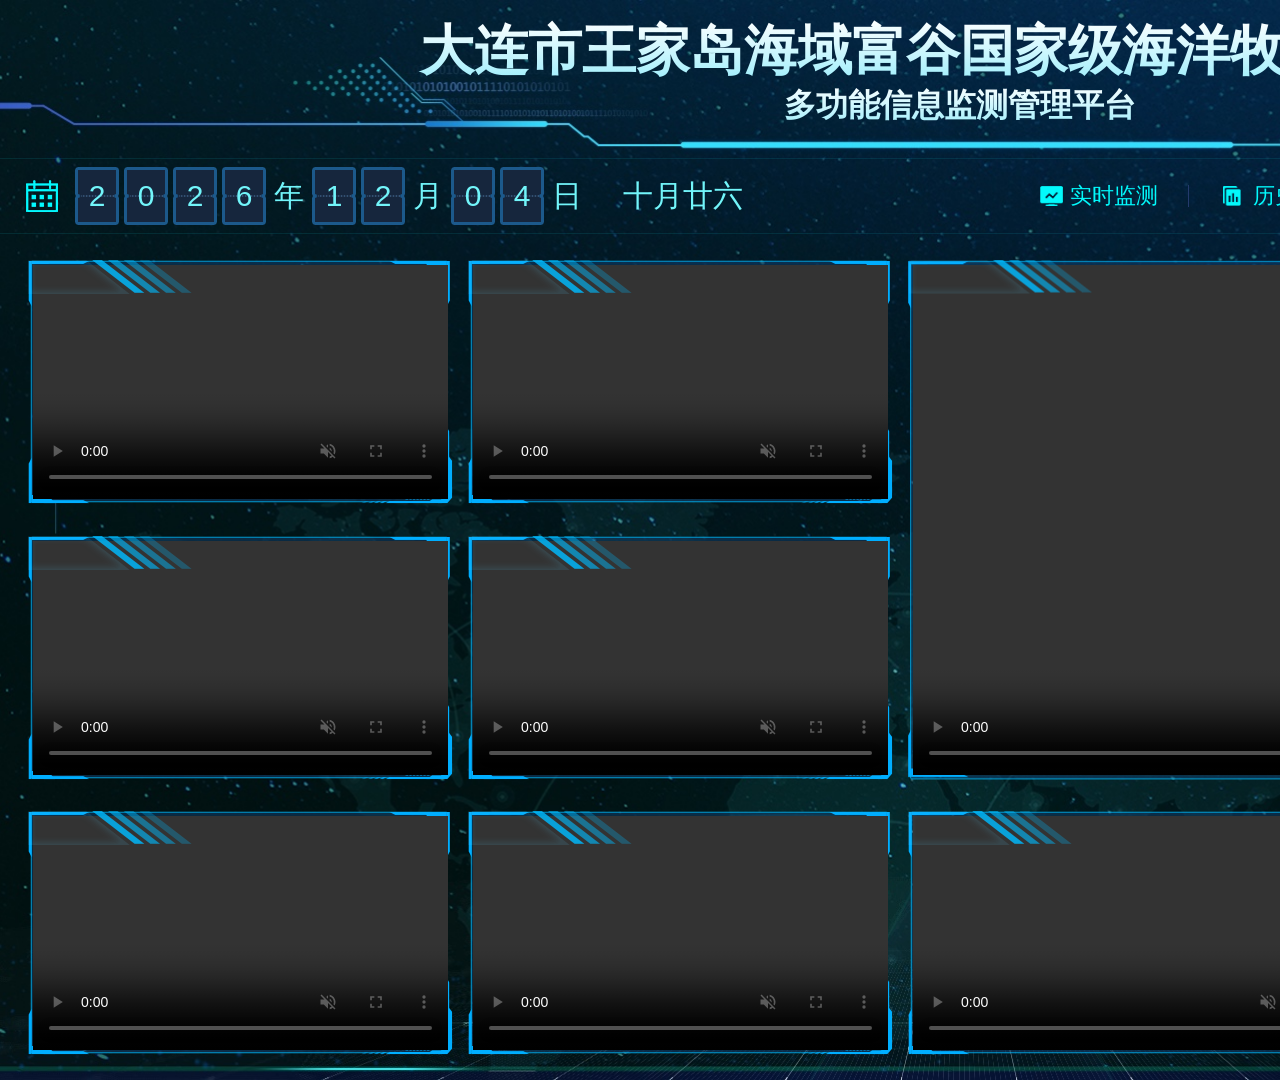
<file: resource.html>
<!doctype html>
<html>
<head>


    <meta charset="utf-8">
    <meta name="viewport" content="">
    <meta name="description" content="">


    <title>海洋牧场</title>


    <link href="style/dashboard.css" rel="stylesheet" type="text/css">
    <script type="text/javascript" src="js/screenfull.min.js"></script>
    <script type="text/javascript" src="js/jquery.1.8.2.min.js"></script>
    <script type="text/javascript" src="js/echarts.min.js"></script>
    <script type="text/javascript" src="js/jquery.waypoints.min.js"></script>
    <script type="text/javascript" src="js/jquery.counterup.min.js"></script>
    <script type="text/javascript" src="js/lunar.js"></script>
    <script type="text/javascript" src="js/common.js"></script>

    <script type="text/javascript">
        var BASE_URL = "/";

    </script>


    <link href="style/resource.css" rel="stylesheet" type="text/css">
    <script type="text/javascript">

        $(function () {

        });

    </script>

</head>

<body class="dashboard">


<div class="page-title">
    <h1 id="pageName">大连市王家岛海域富谷国家级海洋牧场示范区</h1>
    <h2>多功能信息监测管理平台</h2>
</div>
<div class="nav">
    <div class="date">
        <ul>
            <li class="num date-year">2</li>
            <li class="num date-year">0</li>
            <li class="num date-year">2</li>
            <li class="num date-year">0</li>
            <li class="txt">年</li>
            <li class="num date-month">0</li>
            <li class="num date-month">5</li>
            <li class="txt">月</li>
            <li class="num date-day">0</li>
            <li class="num date-day">5</li>
            <li class="txt">日</li>
            <li class="txt luna date-lunar"></li>

        </ul>
    </div>
    <div class="tabs">
        <a href="realtime.html" id="realtime" class="ico-real ">实时监测</a>
        <a href="history.html" id="history" class="ico-his ">历史数据</a>

        <a href="#" class="ico-warn ">预报预警</a>

        <a href="resource.html" id="resource" class="ico-res on">资源评估</a>

        <a href="main.html" class="ico-intro">牧场概况</a>

    </div>
</div>

<div class="data">
    <div class="col">
        <div class="video video-1">
            <div class="title title-1"></div>
            <video src="video/11.mp4" loop autoplay muted controls="false"></video>
        </div>
        <div class="video video-1">
            <div class="title title-1"></div>
            <video src="video/12.mp4" loop autoplay muted controls="false"></video>
        </div>
        <div class="video video-1">
            <div class="title title-1"></div>
            <video src="video/13.mp4" loop autoplay muted controls="false"></video>
        </div>
    </div>


    <div class="col">
        <div class="video video-1">
            <div class="title title-1"></div>
            <video src="video/14.mp4" loop autoplay muted controls="false"></video>
        </div>
        <div class="video video-1">
            <div class="title title-1"></div>
            <video src="video/15.mp4" loop autoplay muted controls="false"></video>
        </div>
        <div class="video video-1">
            <div class="title title-1"></div>
            <video src="video/16.mp4" loop autoplay muted controls="false"></video>
        </div>
    </div>
    <div class="col">
        <div class="video video-3">
            <div class="title title-2"></div>
            <video src="video/17.mp4" loop autoplay muted controls="false"></video>
        </div>
        <div class="row">
            <div class="video video-2">
                <div class="title title-1"></div>
                <video src="video/1.mp4" loop autoplay muted controls="false"></video>
            </div>
            <div class="video video-2">
                <div class="title title-1"></div>
                <video src="video/2.mp4" loop autoplay muted controls="false"></video>
            </div>
        </div>
    </div>
</div>

</body>
</html>
</file>
<file: style/dashboard.css>
@charset "utf-8";
/* CSS Document */

body, div, dl, dt, dd, ul, ol, li, h1, h2, h3, h4, h5, h6, pre, form, fieldset, input, textarea, p, blockquote, th, td {padding:0; margin:0;}
h1, h2, h3, h4, h5, h6 {font-weight: 400; font-size: 100%;}
fieldset, img {border: 0;}
ol, ul {list-style: none;}
table {border-collapse:collapse; border-spacing:0;}
address, caption, cite, code, dfn, em, strong, th, var {font-weight: 400; font-style:normal;}
caption, th {text-align:left;}
button {cursor:pointer;}
input {font-size:12px;}
.clear {clear:both;}
.clear:after {content:"."; display:block; height:0; clear:both; visibility:hidden;}
select {font-size:1.2rem;}
*,:after,:before {box-sizing: inherit;}

a:link {text-decoration:none; color:#666666;}
a:visited {text-decoration:none;color:#666666;}
a:focus {outline:none;color:#666666;}
a:hover {color:#00A1E9; text-decoration:none;}
a:active {text-decoration:none; color:#666666;}

body {text-align: center; font:normal 400 14px/150% "微软雅黑",PingFang,helvetica,arial,sans-serif,simsun;color:#666; background:#fff;}

* {box-sizing: content-box; -moz-box-sizing: inherit; -webkit-box-sizing: inherit;}

html {
  width: 1920px;
  height: 1080px;
  margin: 0;
  padding: 0;
}

body.dashboard {
  background: url("../images/bg.jpg") center no-repeat;
  background-size: cover;
}

.page-title {
  text-align: center;
}

.page-title h1, .page-title h2 {
  margin: auto;

  font-weight:800;
  color:rgba(255,255,255,1);

  background:linear-gradient(0deg,rgba(157,238,252,1) 0%, rgba(255,255,255,1) 100%);
  -webkit-background-clip:text;
  -webkit-text-fill-color:transparent;
}


.page-title h1 {
  margin-top: 18px;
  font-size:54px;
  line-height:65px;
}

.page-title h2 {
  font-size: 32px;
  line-height: 45px;
}

.nav {
  margin-top: 30px;
  height: 74px;
  border-top: 1px solid rgba(19, 187, 198, 0.13);
  border-bottom: 1px solid rgba(19, 187, 198, 0.13);
}

.nav .date {
  float: left;
  background: url("../images/calendar.png") 26px center no-repeat;
  background-size: 32px 32px;
  height: 74px;
  padding: 8px 0 8px 75px;
  box-sizing: border-box;
}

.nav .date ul li {
  float: left;
  font-size: 30px;
  display: inline-block;
  height: 58px;
  line-height: 58px;
  text-align: center;
  margin-right: 5px;
  color: #72F5FA;
}

.nav .date ul li.num {
  width: 44px;
  background: url("../images/num_bg.png") center no-repeat;
  background-size: contain;
}

.nav .date ul li.txt {
  padding: 0 3px;
}

.nav .date ul li.luna {
  margin-left: 30px;
}

.nav .date ul li.time {
  margin-left: 50px;
}

.nav .tabs {
  float: right;
  height: 22px;
  line-height: 22px;
  margin-top: 26px;
}

.nav .tabs a {
  display: inline-block;
  padding-left: 60px;
  background-size: auto 20px;
  background-repeat: no-repeat;
  background-position: 30px center;
  color: #03F9FC;
  font-size: 22px;
  padding-right: 30px;
  border-right: 1px solid #243A6C;
}

.nav .tabs a:last-of-type {
  border: none;
}

.nav .tabs a.on {
  color: #fff;
}

.nav .tabs a.ico-real {
  background-image: url("../images/ico_real.png");
}

.nav .tabs a.ico-real.on {
  background-image: url("../images/ico_real_on.png");
}

.nav .tabs a.ico-his {
  background-image: url("../images/ico_his.png");
}

.nav .tabs a.ico-his.on {
  background-image: url("../images/ico_his_on.png");
}

.nav .tabs a.ico-warn {
  background-image: url("../images/ico_warn.png");
}

.nav .tabs a.ico-warn.on {
  background-image: url("../images/ico_warn_on.png");
}

.nav .tabs a.ico-res {
  background-image: url("../images/ico_res.png");
}

.nav .tabs a.ico-res.on {
  background-image: url("../images/ico_res_on.png");
}

.nav .tabs a.ico-intro {
  background-image: url("../images/ico_intro.png");
}

.nav .tabs a.ico-intro.on {
  background-image: url("../images/ico_intro_on.png");
}

.dashboard h3 {
  text-align: center;
  color: #03F9FC;
  font-weight: bold;
}

.data {
  margin-top: 11px;
  text-align: center;
  position: relative;
  padding-top: 5px;
}

.data .left {
  position: absolute;
  left: 10px;
  top: 0;
  width: 588px;
  height: 835px;
  background: url("../images/left_bg.png") center no-repeat;
  box-sizing: border-box;
  padding-left: 45px;
}

.data .right {
  position: absolute;
  right: 0;
  top: 0;
  width: 614px;
  height: 830px;
  background: url("../images/right_bg.png") center no-repeat;
  box-sizing: border-box;
}


.data .left .power-charts {
  margin-top: 35px;
  position: relative;
}

.data .left .power-charts h3 {
  background: url("../images/title_hbg_1.png") center no-repeat;
  background-size: cover;
  width: 179px;
  height: 34px;
  line-height: 34px;
  font-size: 17px;
  text-align: left;
  text-indent: 1.4em;
}

.data .left .power-charts .pie {
  margin-top: 10px;
  margin-left: -30px;
  width: 330px;
  height: 330px;
  padding: 25px;
  box-sizing: border-box;
  position: relative;
}

.data .left .power-charts .pie .bg {
  position: absolute;
  top: 0;
  left: 0;
  width: 100%;
  height: 100%;
  background: url("../images/pie_bg.png") center no-repeat;
  background-size: cover;
}

.data .left .power-charts #power_pie_chart {
  width: 100%;
  height: 100%;
  position: relative;
  z-index: 10;
}

.data .left .power-charts .pie .txt {
  position: absolute;
  height: 90px;
  margin-top: -45px;
  top: 50%;
  left: 0;
  right: 0;
  text-align: center;
  color: #fff;
}

.data .left .power-charts .pie .txt p {
  font-size:46px;
  font-weight:800;
  line-height: 50px;
  margin-bottom: 10px;
}

.data .left .power-charts .pie .txt span {
  display: block;
  font-size: 27px;
  line-height: 30px;
}

.data .left .power-charts .percent {
  position: absolute;
  right: 40px;
  top: 40px;
  height: 350px;
  width: 190px;
  display: flex;
  flex-direction: column;
  flex-wrap: wrap;
  align-items: flex-start;
}

.data .left .power-charts .percent .item {
  width: 50%;
  height: 64px;
  text-align: left;
  margin-bottom: 20px;
  margin-left: 10px;
}

.data .left .power-charts .percent .item .progress-bar {
  width: 100%;
  height: 12px;
  overflow: hidden;
}

.data .left .power-charts .percent .item .progress-bar .progress {
  height: 100%;
}

.data .left .power-charts .percent .item .txt {
  font-size:14px;
  color:rgba(215,223,245,1);
  line-height:30px;
  opacity:0.5;
}

.data .left .power-charts .percent .item .name {
  font-size:14px;
  color:rgba(215,223,245,1);
  line-height:22px;
}



.data .map {
  margin: auto;
  position: relative;
  width: 680px;
  height: 620px;
}

.data .map .border {
  position: absolute;
  top: 0;
  bottom: 0;
  left: 0;
  right: 0;
  border:4px solid rgba(173,250,255,1);
  opacity:0.2;
  border-radius:4px;
}

.data .map .border-lt {
  position: absolute;
  top: 0;
  left: 0;
  width: 35px;
  height: 50px;
  background: url("../images/border_lt.png") center no-repeat;
  background-size: contain;
}

.data .map .border-rt {
  position: absolute;
  top: 0;
  right: 0;
  width: 32px;
  height: 50px;
  background: url("../images/border_rt.png") center no-repeat;
  background-size: contain;
}

.data .map .border-lb {
  position: absolute;
  bottom: 0;
  left: 0;
  width: 35px;
  height: 34px;
  background: url("../images/border_lb.png") center no-repeat;
  background-size: contain;
}

.data .map .border-rb {
  position: absolute;
  bottom: 0;
  right: 0;
  width: 32px;
  height: 34px;
  background: url("../images/border_rb.png") center no-repeat;
  background-size: contain;
}

.data .map .inner {
  border: 1px solid #ADFAFF;
  border-radius: 4px;
  top: 8px;
  left: 8px;
  bottom: 8px;
  right: 8px;
  position: absolute;
  padding: 10px 10px 60px 10px;
}
</file>
<file: style/history.css>
.data .left {
    padding-left: 10px;
}

.data .left h3,
.data .left .power-charts h3 {
  background: url("../images/title_hbg_2.png") center no-repeat;
  background-size: 100% 100%;
  width: 128px;
  height: 34px;
  font-size: 19px;
  line-height: 34px;
}
.data .left .power-charts .pie {
    margin-left: 0;
}

.data .left .power-g {
    margin-top: 35px;
    padding: 10px;
    position: relative;
    height: 160px;
}

.data .left .power-g .chart {
    height: 120px;
    position: absolute;
    top: 25px;
    left: 0px;
    right: 40px;
}

.data .left .power-c {
    padding: 10px;
    position: relative;
}

.data .left .power-c .chart {
    height: 170px;
}

.data .right h3,
.data .map h3 {
  background: url("../images/title_hbg_2.png") center no-repeat;
  background-size: 100% 100%;
  width: 128px;
  height: 34px;
  font-size: 19px;
  line-height: 34px;
  margin-top: 40px;
  margin-right: auto;
  margin-left: auto;
}

.data .map h3 {
    margin-top: 0;
}

.data .right .weather-w {
    padding: 10px;
}

.data .right .weather-w .chart {
    height: 200px;
}

.data h4 {
    color: #FFFFFF;
    font-size: 13px;
    text-align: left;
    position: relative;
    padding-left: 23px;
    height: 16px;
    line-height: 16px;
}

.data h4 .dot {
    display: inline-block;
    width: 8px;
    height: 8px;
    border-radius: 8px;
    position: absolute;
    left: 4px;
    top: 4px;
    background: #fff;
}

.data .right .weather-t {
    padding: 10px;
}

.data .right .weather-t .chart {
    height: 200px;
}

.data .right .water-w {
    padding: 10px;
}

.data .right .water-w .chart {
    height: 200px;
}


.data .map {
    height: 810px;
    width: 700px;
    left: -15px;
    margin-top: 10px;
}

.data .map .inner {
    border: none;
}

.data .map .charts {
    display: flex;
    flex-wrap: wrap;
    justify-content: space-between;
}

.data .map .charts .item {
    width: 325px;
    height: 230px;
    margin-top: 18px;
}

.data .map .charts .item .chart {
    height: 210px;
}
</file>
<file: style/main.css>
.page-title h1 {
    margin-top: 30px;
}

.data {
    margin-top: 40px;
}

.data .left {
    background-image: url("../images/main_left.png");
    width: 471px;
    height: 910px;
    left: 17px;
    box-sizing: border-box;
    padding: 48px 30px 0 10px;
    text-align: left;
}

.data .right {
    background-image: url("../images/main_right.png");
    width: 466px;
    height: 907px;
    right: 17px;
    box-sizing: border-box;
    padding: 48px 10px 0 30px;
    text-align: left;
}

.data .map {
    margin-top: 20px;
    width: 940px;
    height: 900px;
}

.data .main-cons .inner {
    margin-top: 20px;
    display: flex;
    justify-content: space-between;
}


.data .main-cons .inner .item {
    width: 210px;
    height: 180px;
    background: rgba(16,54,87,0.6);
    position: relative;
}

.data .main-cons .inner .item .border-lt {
    background: url("../images/item_lt.png") center no-repeat;
    width: 7px;
    height: 7px;
    position: absolute;
    left: 0;
    top: 0;
}

.data .main-cons .inner .item .border-lb {
    background: url("../images/item_lb.png") center no-repeat;
    width: 6px;
    height: 8px;
    position: absolute;
    left: 0;
    bottom: 0;
}

.data .main-cons .inner .item .border-rt {
    background: url("../images/item_rt.png") center no-repeat;
    width: 7px;
    height: 7px;
    position: absolute;
    right: 0;
    top: 0;
}

.data .main-cons .inner .item .border-rb {
    background: url("../images/item_rb.png") center no-repeat;
    width: 6px;
    height: 8px;
    position: absolute;
    right: 0;
    bottom: 0;
}

.data h3.main-title-1 {
    background-image: url("../images/main_title_1.png");
    width: 148px;
}

.data h3.main-title-2 {
    background-image: url("../images/main_title_2.png");
    width: 289px;
}

.data h3 {
    background-position: center;
    background-repeat: no-repeat;
    text-align: left;
    margin-left: 15px;
    padding-left: 10px;
    box-sizing: border-box;
    line-height: 34px;
    height: 34px;
    color: #03F9FC;
    font-size: 17px;
}

.data .main-cons .inner .item h4 {
    font-size: 18px;
    display: flex;
    align-items: center;
    justify-content: center;
    line-height: 20px;
    margin-top: 15px;
}

.data .main-cons .inner .item h4 span {
    width: 20px;
    height: 20px;
    display: block;
}

.data .main-cons .inner .item .country {
    color: #FADC42;
}

.data .main-cons .inner .item .city {
    color: #B8C2FF;
}

.data .main-cons .inner .item .country .lr {
    background: url("../images/h4_l_1.png") center no-repeat;
}

.data .main-cons .inner .item .country .rr {
    background: url("../images/h4_r_1.png") center no-repeat;
}

.data .main-cons .inner .item .city .lr {
    background: url("../images/h4_l_2.png") center no-repeat;
}

.data .main-cons .inner .item .city .rr {
    background: url("../images/h4_r_2.png") center no-repeat;
}

.data .main-cons .inner .item .line {
    display: flex;
    align-items: center;
    justify-content: center;
    margin-top: 10px;
}

.data .main-cons .inner .item .line .label {
    width: 60px;
    line-height: 32px;
    text-align: right;
    color: #77CBF4;
    font-size: 13px;
    margin-right: 8px;
}

.data .main-cons .inner .item .line .num {
    background:rgba(0,53,178,0.3);
    border:1px solid;
    border-image:linear-gradient(0deg, rgba(36,196,255,1), rgba(0,87,194,1)) 10 10;
    height: 32px;
    line-height: 30px;
    box-sizing: border-box;
    color: #77CBF4;
    font-size: 18px;
    text-align: center;
    width: 120px;
}

.data .main-cons .inner .item .line .num sup {
    font-size: 8px;
    line-height: 0;
}

.data .sep-line {
    margin: 15px 0;
    height:1px;
    background:linear-gradient(90deg,rgba(3,249,254,0) 0%,rgba(3,249,254,1) 36%,rgba(3,249,254,1) 50%,rgba(3,249,254,1) 65%,rgba(3,249,254,0) 100%);
}

.data #area_chart {
    height: 280px;
}

.data .all-cons .charts {
    margin-top: 20px;
    display: flex;
    justify-content: space-between;
}

.data .all-cons .charts .chart-item {
    width: 50%;
    height: 150px;
    position: relative;
}

.data .all-cons .charts #country_chart,
.data .all-cons .charts #city_chart {
    width: 100%;
    height: 100%;
}

.data .all-cons .charts .txt {
    position: absolute;
    top: 55px;
    width: 140px;
    text-align: center;
    color: #7CD4FE;
    z-index: 10;
}

.data .all-cons .charts .country-chart .txt,
.data .all-cons .charts .country-chart .label {
    right: 10px;
}

.data .all-cons .charts .city-chart .txt,
.data .all-cons .charts .city-chart .label {
    left: 10px;
}

.data .all-cons .charts .txt p {
    font-size: 42px;
}

.data .all-cons .charts .txt span {
    font-size: 12px;  
    margin-top: 10px;
    display: block;
}

.data .all-cons .charts .label {
    position: absolute;
    bottom: -30px;
    width: 140px;
    text-align: center;
    color: #03F9FC;
    font-size: 14px;
    z-index: 10;
}

.data .rolling marquee {
    height: 230px;
    color: #03F9FC;
    font-size: 16px;
    line-height: 30px;
    margin-top: 5px;
    font-family: '楷体', 'Kai', 'KaiTi', 'STKaiti';
}

.data .prof .items {
    display: flex;
    flex-wrap: wrap;
    justify-content: space-between;
    align-items: center;
}

.data .prof .items .item {
    width: 48%;
    height: 95px;
    background: #363B6C;
    margin-top: 20px;
    position: relative;
    box-sizing: border-box;
    padding-right: 75px;
}

.data .prof .items .item .label {
    color: #03F9FC;
    font-size: 16px;
    text-align: center;
    margin-top: 20px;
}

.data .prof .items .item .num {
    margin-top: 8px;
    color: #fff;
    font-size: 30px;
    text-align: center;
}

.data .prof .items .item .num sub {
    font-size: 16px;
    vertical-align: baseline;
}

.data .prof .items .item .bg {
    height: 100%;
    position: absolute;
    top: 0;
    right: 0;
    width: 75px;
}

.data .prof .items .item .bg-1 {
    background:linear-gradient(135deg,rgba(150,62,255,1),rgba(112,110,213,1));
}

.data .prof .items .item .bg-2 {
    background:linear-gradient(163deg,rgba(52,118,109,1),rgba(136,212,188,1));
}

.data .prof .items .item .bg-3 {
    background:linear-gradient(103deg,rgba(95,148,255,1),rgba(43,191,233,1));
}

.data .prof .items .item .bg-4 {
    background:linear-gradient(163deg,rgba(255,235,132,1),rgba(227,200,53,1));
}

.data .prof .items .item .bg-img-1 {
    background: url("../images/num_bg_1.png") center no-repeat;
    width: 73px;
    height: 38px;
    margin-top: 38px;
}

.data .prof .items .item .bg-img-2 {
    background: url("../images/num_bg_2.png") center no-repeat;
    width: 73px;
    height: 38px;
    margin-top: 38px;
}

.data #prof_chart {
    height: 230px;
    margin-top: 5px;
}

.data .map .inner {
    padding: 10px;
}

.data .map .inner #map {
    height: 100%;
    width: 100%;
}

.infoBoxContent {
    padding: 15px;
    color: #77CBF4;
    text-align: center;
    position: relative;
}

.infoBoxContent .title {
    font-size: 20px;
    margin-bottom: 5px;
}


.infoBoxContent a {
    color: #77CBF4;
    font-size: 16px;
    line-height: 24px;
}

.infoBoxContent .arr {
    width: 30px;
    height: 15px;
    background: url("../images/marker_arr.png") center no-repeat;
    position: absolute;
    bottom: -15px;
    left: 50%;
    margin-left: -15px;
}

.intro h1 {
    font-size: 32px;
    margin: 10px auto;
    text-align: center;
}

.intro h2 {
    font-size: 28px;
    padding: 10px 0;
}

.intro p {
    text-indent: 2em;
    padding: 5px 0;
}

.intro p.p2 {
    text-indent: 0;
    padding-left: 1em;
}
</file>
<file: style/realtime.css>
.data .map #map {
  width: 100%;
  height: 100%;
}

.data .map .tips {
  margin-top: 10px;
  height: 40px;
  display: flex;
  justify-content: space-around;
  align-items: center;
}

.data .map .tips .item {
  height: 30px;
  line-height: 30px;
  padding-left: 40px;
  position: relative;
  color: #fff;
  font-size: 17px;
}

.data .map .tips .item.loc {
  background: url("../images/ico_loc.png") left center no-repeat;
  background-size: contain;
}

.data .map .tips .item span {
  display: inline-block;
  position: absolute;
  left: 0;
  top: 5px;
  width: 20px;
  height: 20px;
}

.data .map .tips .item span.color-1 {
  border:1px solid rgba(161,103,239,1);
  background:linear-gradient(0deg,rgba(161,103,239,0.5) 0%,rgba(255,255,255,0.5) 100%);
}

.data .map .tips .item span.color-2 {
  border:1px solid rgba(2,97,250,1);
  background:linear-gradient(0deg,rgba(2,97,250,0.5) 0%,rgba(255,255,255,0.5) 100%);
}

.data .map .tips .item span.color-3 {
  border:1px solid rgba(3,249,252,1);
  background:linear-gradient(0deg,rgba(3,249,252,0.5) 0%,rgba(255,255,255,0.5) 100%);
}

.data .map .tips .item span.color-4 {
  border:1px solid rgba(254,93,150,1);
  background:linear-gradient(0deg,rgba(254,93,150,0.5) 0%,rgba(255,255,255,0.5) 100%);
}

.data .left .power {
  margin-top: 60px;
  height: 160px;
  width: 524px;
  display: flex;
  justify-content: space-between;
}

.data .left .power .item {

}


.data .left .power .item .title {
  height: 26px;
  line-height: 26px;
  display: flex;
  justify-content: center;
  align-items: center;
  margin-bottom: 10px;
}

.data .left .power .item .title .dot {
  display: inline-block;
  width: 10px;
  height: 10px;
  border-radius: 5px;
  margin-right: 5px;
}

.data .left .power .item .bg {
  width:120px;
  height:120px;
  border-radius:50%;
  padding: 8px;
  box-sizing: border-box;
}

.data .left .power .item .border {
  border: 3px solid #B57FFF;
  width: 100%;
  height: 100%;
  border-radius:50%;
  position: relative;
  overflow: hidden;
}

.data .left .power .item .txt {
  margin-top: 5px;
  font-size:17px;
  line-height:18px;
  height: 47px;
  line-height: 47px;
  width: 100%;
  text-align: center;
}

.data .left .power .item .wave {
  width: 200%;
  height: 51px;
  position: absolute;
  bottom: 0;
  left: -36px;
  background-repeat: repeat-x;
  background-size: auto 100%;
}

.data .left .power .item .ico {
  position: absolute;
  bottom: 0;
  left: 0;
  width: 100%;
  height: 52px;
  background-repeat: no-repeat;
  background-size: auto 28px;
  background-position: center;
}

.data .left .power .color-1 .title {
  color: #B57FFF;
}

.data .left .power .color-1 .title .dot {
  background: #B57FFF;
}

.data .left .power .color-1 .bg {
  background: rgba(181,127,255,0.2);
}

.data .left .power .color-1 .border {
  border-color: #B57FFF;
}

.data .left .power .color-1 .txt {
  color: #B27DFB;
}

.data .left .power .color-1 .wave {
  background-image: url("../images/color_1.png");
}

.data .left .power .color-1 .ico {
  background-image: url("../images/color_1_ico.png");
}

.data .left .power .color-2 .title {
  color: #F09450;
}

.data .left .power .color-2 .title .dot {
  background: #F09450;
}

.data .left .power .color-2 .bg {
  background: rgba(240,148,80,0.2);
}

.data .left .power .color-2 .border {
  border-color: #F09450;
}

.data .left .power .color-2 .txt {
  color: #F09450;
}

.data .left .power .color-2 .wave {
  background-image: url("../images/color_2.png");
}

.data .left .power .color-2 .ico {
  background-image: url("../images/color_2_ico.png");
}

.data .left .power .color-3 .title {
  color: #00A8EC;
}

.data .left .power .color-3 .title .dot {
  background: #00A8EC;
}

.data .left .power .color-3 .bg {
  background: rgba(0,168,236,0.2);
}

.data .left .power .color-3 .border {
  border-color: #00A8EC;
}

.data .left .power .color-3 .txt {
  color: #00A8EC;
}

.data .left .power .color-3 .wave {
  background-image: url("../images/color_3.png");
}

.data .left .power .color-3 .ico {
  background-image: url("../images/color_3_ico.png");
}

.data .left .power .color-4 .title {
  color: #09C785;
}

.data .left .power .color-4 .title .dot {
  background: #09C785;
}

.data .left .power .color-4 .bg {
  background: rgba(10,187,126,0.2);
}

.data .left .power .color-4 .border {
  border-color: #09C785;
}

.data .left .power .color-4 .txt {
  color: #09C785;
}

.data .left .power .color-4 .wave {
  background-image: url("../images/color_4.png");
}

.data .left .power .color-4 .ico {
  background-image: url("../images/color_4_ico.png");
}


.video {
  margin: 20px 28px 0 70px;
  height: 160px;
  position: relative;
  z-index: 10;
  display: flex;
  justify-content: space-between;
  padding-left: 70px;
}

.video h3 {
  display: flex;
  background: url("../images/title_vbg.png") center no-repeat;
  flex-direction: column;
  align-items: center;
  width: 53px;
  height: 155px;
  font-size: 19px;
  justify-content: center;
  position: absolute;
  left: 0;
  top: 3px;
}

.video .item {
  height: 100%;
  width: 338px;
  border-radius: 20px;
  overflow: hidden;
  background:rgba(3,249,252,1);
  border:1px solid rgba(3,249,252,1);
}

.video .item video {
  width: 100%;
  height: 100%;
  object-fit: cover;
}

.data .right .weather {
  margin: 40px 20px 20px 20px;
}

.data .right .weather h3 {
  background: url("../images/title_hbg_2.png") center no-repeat;
  width: 108px;
  height: 32px;
  font-size: 22px;
  line-height: 32px;
}

.data .right .weather .inner {
  margin-top: 20px;
  width: 100%;
  display: flex;
  justify-content: space-between;
}

.data .right .weather .inner .item {
  width: 25%;
  border-right: 1px solid #0D2159;
  text-align: center;
}

.data .right .weather .inner .item:last-of-type {
  border:none;
}

.data .right .weather .inner .item .label {
  height: 20px;
  line-height: 20px;
  padding-left: 28px;
  background-repeat: no-repeat;
  background-size: auto 20px;
  background-position: left center;
  text-align: left;
  display: inline-block;
  color: #fff;
  font-size: 14px;
}

.data .right .weather .inner .item .ico-temp {
  background-image: url("../images/ico_temp.png");
}

.data .right .weather .inner .item .ico-pres {
  background-image: url("../images/ico_pres.png");
}

.data .right .weather .inner .item .ico-humi {
  background-image: url("../images/ico_humi.png");
}

.data .right .weather .inner .item .ico-wind-s {
  background-image: url("../images/ico_wind_s.png");
}

.data .right .weather .inner .item .ico-wind-d {
  background-image: url("../images/ico_wind_d.png");
}

.data .right .weather .inner .item .txt {
  height: 50px;
  line-height: 50px;
  font-size: 24px;
  color: #03F9FC;
  text-align: center;
  margin-top: 10px;
}

.data .right .weather .inner .item sub,
.data .right .weather .inner .item sup {
  font-size: 16px;
  line-height: 16px;
}

.data .right .weather .inner .item sub {
  vertical-align: baseline;
}

.data .right .hydrology {
  margin: 0 30px;
  position: relative;
  padding-left: 60px;
  padding-right: 20px;
}

.data .right .hydrology h3 {
  display: flex;
  background: url("../images/title_vbg.png") center no-repeat;
  flex-direction: column;
  align-items: center;
  width: 53px;
  height: 155px;
  font-size: 22px;
  justify-content: center;
  position: absolute;
  line-height: 26px;
  left: 0;
  top: 18px;
}


.data .right .hydrology .charts {
  display: flex;
  justify-content: space-between;
  align-items: center;
}

.data .right .hydrology .charts .item {
  width: 250px;
}

.data .right .hydrology .charts #hydrology_speed,
.data .right .hydrology .charts #hydrology_direction {
  width: 100%;
  height: 200px;
}

.data .right .hydrology .charts .item .txt {
  font-size: 14px;
  color: #fff;
  margin-top: -20px;
  line-height: 28px;
}

.data .right .water {
  margin: 0 30px;
}

.data .right .water h3 {
  background: url("../images/title_hbg_2.png") center no-repeat;
  background-size: 100% 100%;
  width: 128px;
  height: 34px;
  font-size: 22px;
  line-height: 34px;
}

.data .right .water .items {
  display: flex;
  flex-wrap: wrap;
  justify-content: space-between;
  align-items: center;
}

.data .right .water .items .item {
  width: 45%;
  margin-top: 21px;
  display: flex;
  flex-wrap: wrap;
  justify-content: space-between;
}

.data .right .water .items .item .label {
  font-size: 14px;
  color: #fff;
  line-height: 24px;
}

.data .right .water .items .item .value {
  font-size: 24px;
  color: #03F9FC;
  line-height: 24px;
}

.data .right .water .items .item .value sub {
  vertical-align: baseline;
  font-size: 12px;
}

.data .right .water .items .item .progress-bar {
  width: 100%;
  height: 12px;
  border-radius: 6px;
  text-align: left;
  overflow: hidden;
}

.data .right .water .items .item .progress-bar .progress {
  display: block;
  height: 100%;
  border-radius: 6px;
  width: 0; 
}

.data .right .water .items .item .color-1 {
  background: #303E8C;
}

.data .right .water .items .item .color-1 .progress {
  background:linear-gradient(0deg,rgba(5,112,233,1) 0%,rgba(14,207,248,1) 100%);
}

.data .right .water .items .item .color-2 {
  background: rgba(48,140,54,0.37);
}

.data .right .water .items .item .color-2 .progress {
  background:linear-gradient(0deg,rgba(77,255,173,1) 0%,rgba(155,255,209,1) 100%);
}

.data .right .water .items .item .color-3 {
  background: rgba(80,33,144,0.33);
}

.data .right .water .items .item .color-3 .progress {
  background:linear-gradient(0deg,rgba(154,92,237,1) 0%,rgba(214,185,255,1) 100%);
}

.data .right .water .items .item .color-4 {
  background: rgba(240,147,80,0.2);
}

.data .right .water .items .item .color-4 .progress {
  background:linear-gradient(0deg,rgba(219,137,78,1) 0%,rgba(255,246,184,1) 100%);
}

.data .right .water .items .item .color-5 {
  background: rgba(255,65,132,0.15);
}

.data .right .water .items .item .color-5 .progress {
  background:linear-gradient(0deg,rgba(255,0,90,1) 0%,rgba(254,117,165,1) 100%);
}

.data .right .water .items .item .color-6 {
  background: rgba(87,65,255,0.26);
}

.data .right .water .items .item .color-6 .progress {
  background:linear-gradient(0deg,rgba(87,65,255,1) 0%,rgba(182,172,255,1) 100%);
}
</file>
<file: style/resource.css>
.data video {
    width: 100%;
    height: 100%;
    object-fit: cover;
}

.data {
    display: flex;
    justify-content: space-around;
    padding: 15px 20px 0;
}

.data .col {
    display: flex;
    flex-direction: column;
    justify-content: space-between;
    height: 795px;
}

.data .row {
    display: flex;
    flex-direction: row;
    justify-content: space-between;
}

.data .video {
    position: relative;
    padding: 5px;
    box-sizing: border-box;
}

.data .video .title {
    position: absolute;
    top: 0;
    left: 0;
    z-index: 10;
    font-size: 17px;
    text-align: center;
    padding-right: 90px;
    box-sizing: border-box;
    height: 34px;
    line-height: 34px;
    color: #00CEFF;
}

.data .video .title-1 {
    background: url("../images/r_title_1.png") center no-repeat;
    width: 164px;
}

.data .video .title-2 {
    background: url("../images/r_title_2.png") center no-repeat;
    width: 184px;
}

.data .video-1 {
    width: 425px;
    height: 244px;
    background: url("../images/r_video_1.png") center no-repeat;
}

.data .video-2 {
    width: 485px;
    height: 244px;
    background: url("../images/r_video_2.png") center no-repeat;
}

.data .video-3 {
    width: 984px;
    height: 520px;
    background: url("../images/r_video_3.png") center no-repeat;
    background-size: 100% 100%;
}
</file>
